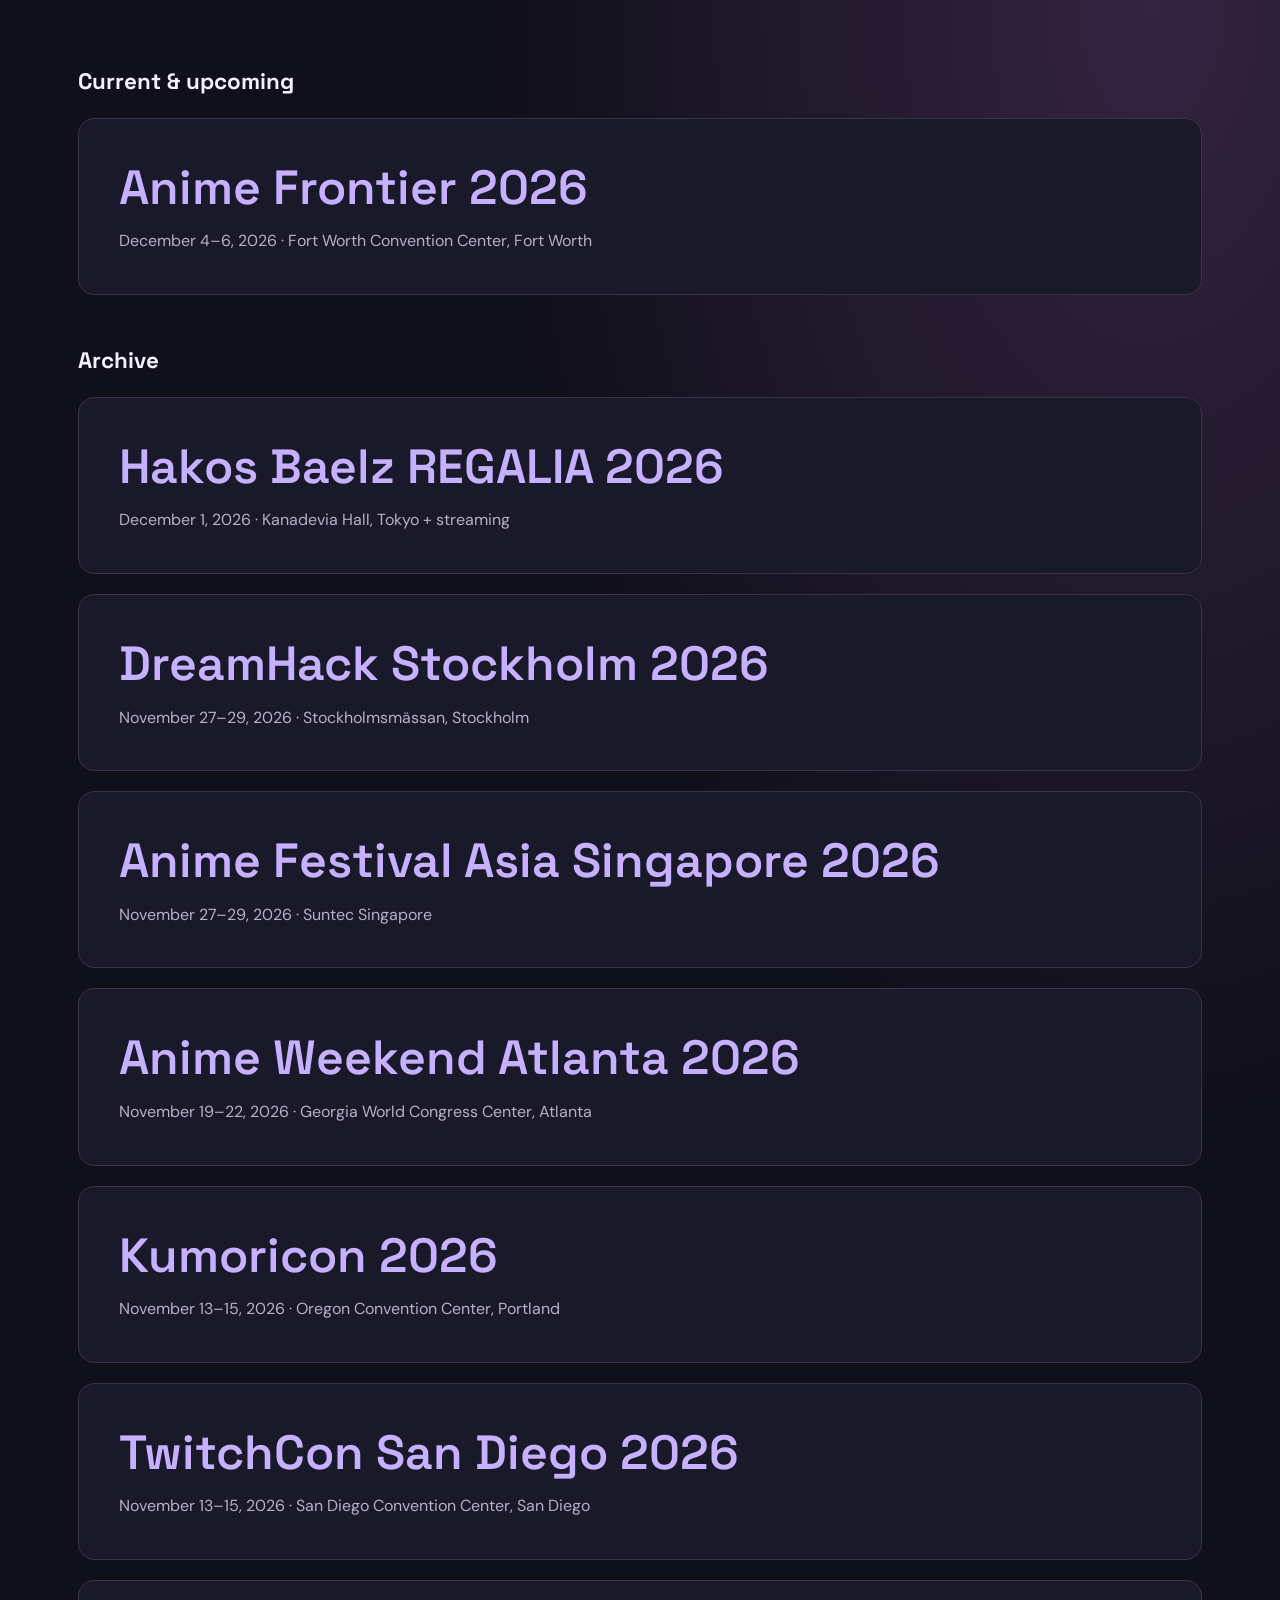
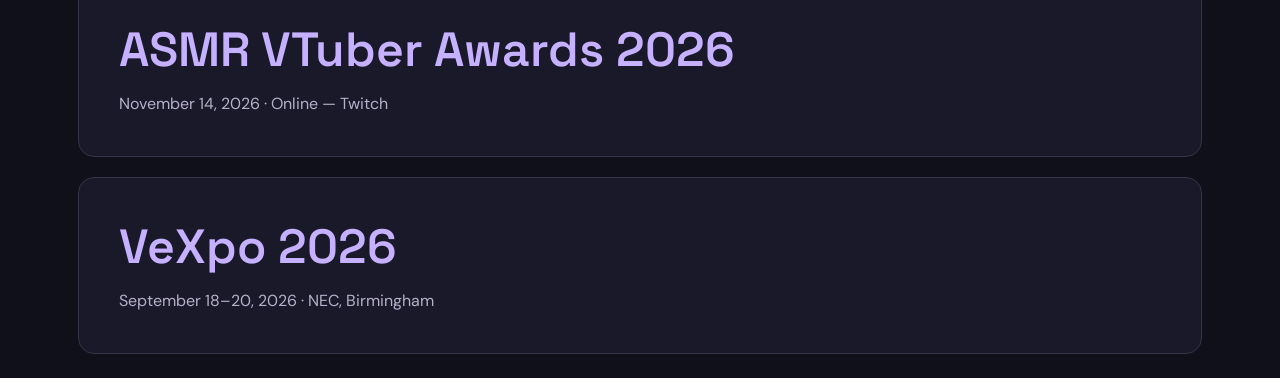
<file: index.html>
<!doctype html>
<html lang="en">
<head>
  <meta charset="utf-8">
  <meta name="viewport" content="width=device-width, initial-scale=1">
  <title>Convention schedules</title>
  <link rel="stylesheet" href="assets/styles.css">
  <script src="assets/directory.js" defer></script>
</head>
<body>
  <main>
    <section class="directory-section" id="current-conventions" aria-labelledby="current-heading">
      <h2 id="current-heading">Conventions</h2>
      <p id="no-upcoming" class="muted" hidden>No upcoming conventions listed.</p>
      <nav class="convention-list" id="current-list" aria-label="Current and upcoming conventions">
      <a class="convention-link" href="conventions/vexpo-2026/" data-end-date="2026-09-20" data-timezone="Europe/London">
        <span class="convention-name">VeXpo 2026</span>
        <span class="convention-meta">September 18–20, 2026 · NEC, Birmingham</span>
      </a>
      <a class="convention-link" href="conventions/kumoricon-2026/" data-end-date="2026-11-15" data-timezone="America/Los_Angeles">
        <span class="convention-name">Kumoricon 2026</span>
        <span class="convention-meta">November 13–15, 2026 · Oregon Convention Center, Portland</span>
      </a>
      <a class="convention-link" href="conventions/twitchcon-san-diego-2026/" data-end-date="2026-11-15" data-timezone="America/Los_Angeles">
        <span class="convention-name">TwitchCon San Diego 2026</span>
        <span class="convention-meta">November 13–15, 2026 · San Diego Convention Center, San Diego</span>
      </a>
      <a class="convention-link" href="conventions/asmr-vtuber-awards-2026/" data-end-date="2026-11-14" data-timezone="Etc/UTC">
        <span class="convention-name">ASMR VTuber Awards 2026</span>
        <span class="convention-meta">November 14, 2026 · Online — Twitch</span>
      </a>
      <a class="convention-link" href="conventions/anime-weekend-atlanta-2026/" data-end-date="2026-11-22" data-timezone="America/New_York">
        <span class="convention-name">Anime Weekend Atlanta 2026</span>
        <span class="convention-meta">November 19–22, 2026 · Georgia World Congress Center, Atlanta</span>
      </a>
      <a class="convention-link" href="conventions/dreamhack-stockholm-2026/" data-end-date="2026-11-29" data-timezone="Europe/Stockholm">
        <span class="convention-name">DreamHack Stockholm 2026</span>
        <span class="convention-meta">November 27–29, 2026 · Stockholmsmässan, Stockholm</span>
      </a>
      <a class="convention-link" href="conventions/anime-festival-asia-singapore-2026/" data-end-date="2026-11-29" data-timezone="Asia/Singapore">
        <span class="convention-name">Anime Festival Asia Singapore 2026</span>
        <span class="convention-meta">November 27–29, 2026 · Suntec Singapore</span>
      </a>
      <a class="convention-link" href="conventions/hakos-baelz-regalia-2026/" data-end-date="2026-12-01" data-timezone="Asia/Tokyo">
        <span class="convention-name">Hakos Baelz REGALIA 2026</span>
        <span class="convention-meta">December 1, 2026 · Kanadevia Hall, Tokyo + streaming</span>
      </a>
      <a class="convention-link" href="conventions/anime-frontier-2026/" data-end-date="2026-12-06" data-timezone="America/Chicago">
        <span class="convention-name">Anime Frontier 2026</span>
        <span class="convention-meta">December 4–6, 2026 · Fort Worth Convention Center, Fort Worth</span>
      </a>



      </nav>
    </section>
    <section class="directory-section" id="archived-conventions" aria-labelledby="archive-heading" hidden>
      <h2 id="archive-heading">Archive</h2>
      <nav class="convention-list" id="archive-list" aria-label="Archived conventions"></nav>
    </section>
  </main>
</body>
</html>
</file>
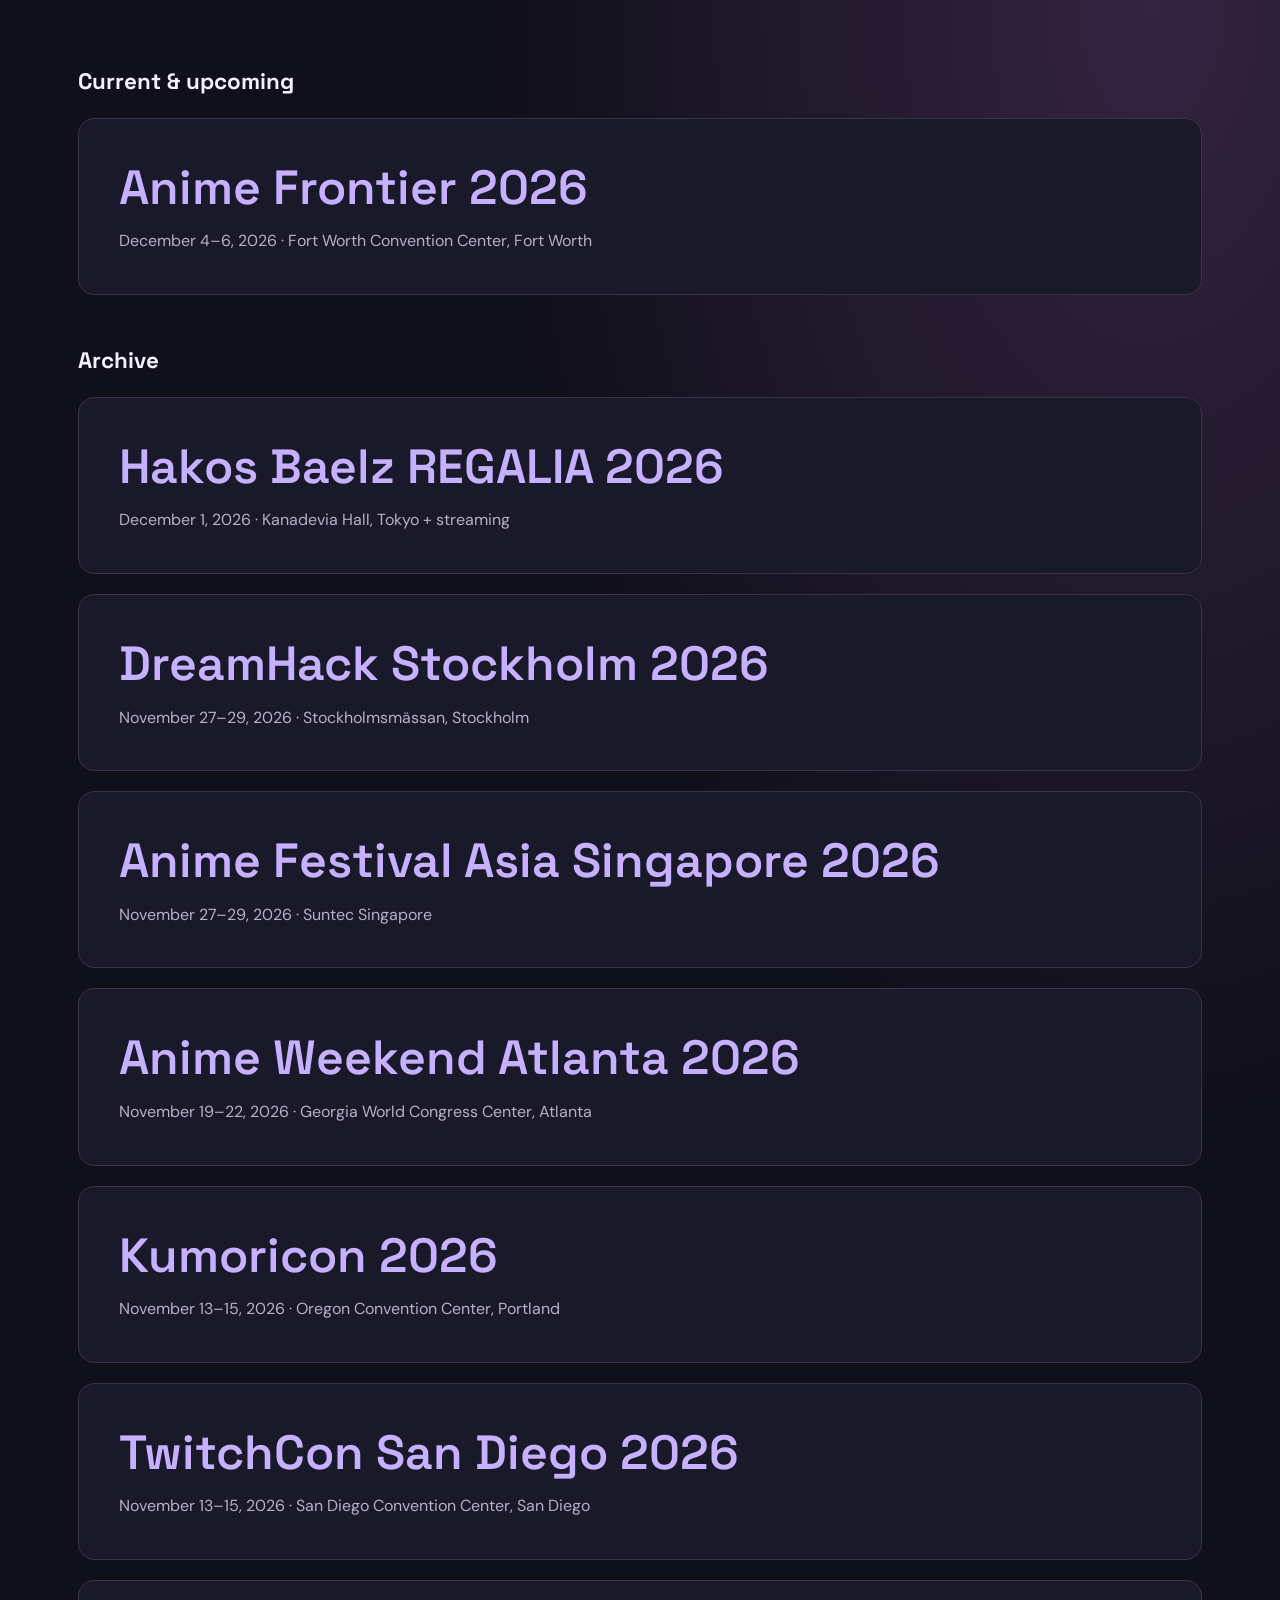
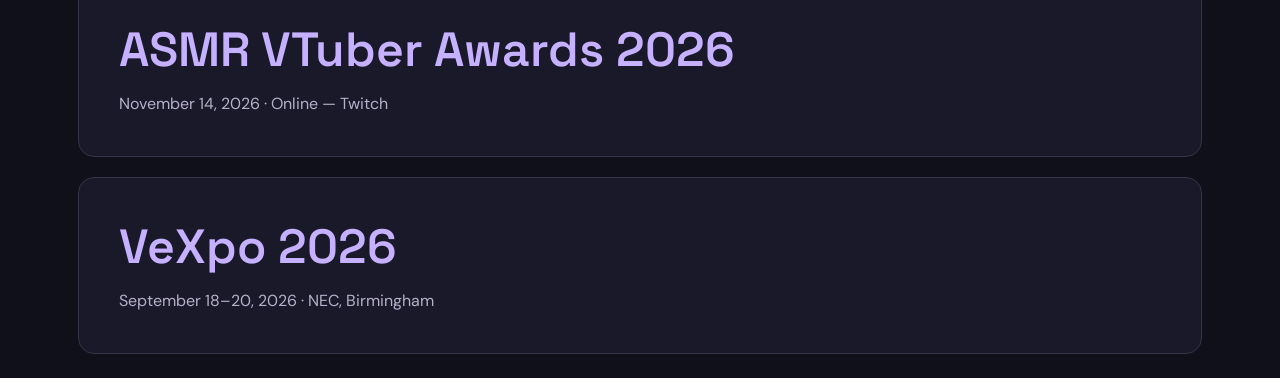
<file: conventions/index.html>
<!doctype html>
<html lang="en">
<head>
  <meta charset="utf-8">
  <meta name="viewport" content="width=device-width, initial-scale=1">
  <title>Convention schedules</title>
  <script>location.replace('../' + location.search + location.hash);</script>
  <meta http-equiv="refresh" content="0; url=../">
</head>
<body><p><a href="../">Conventions</a></p></body>
</html>
</file>
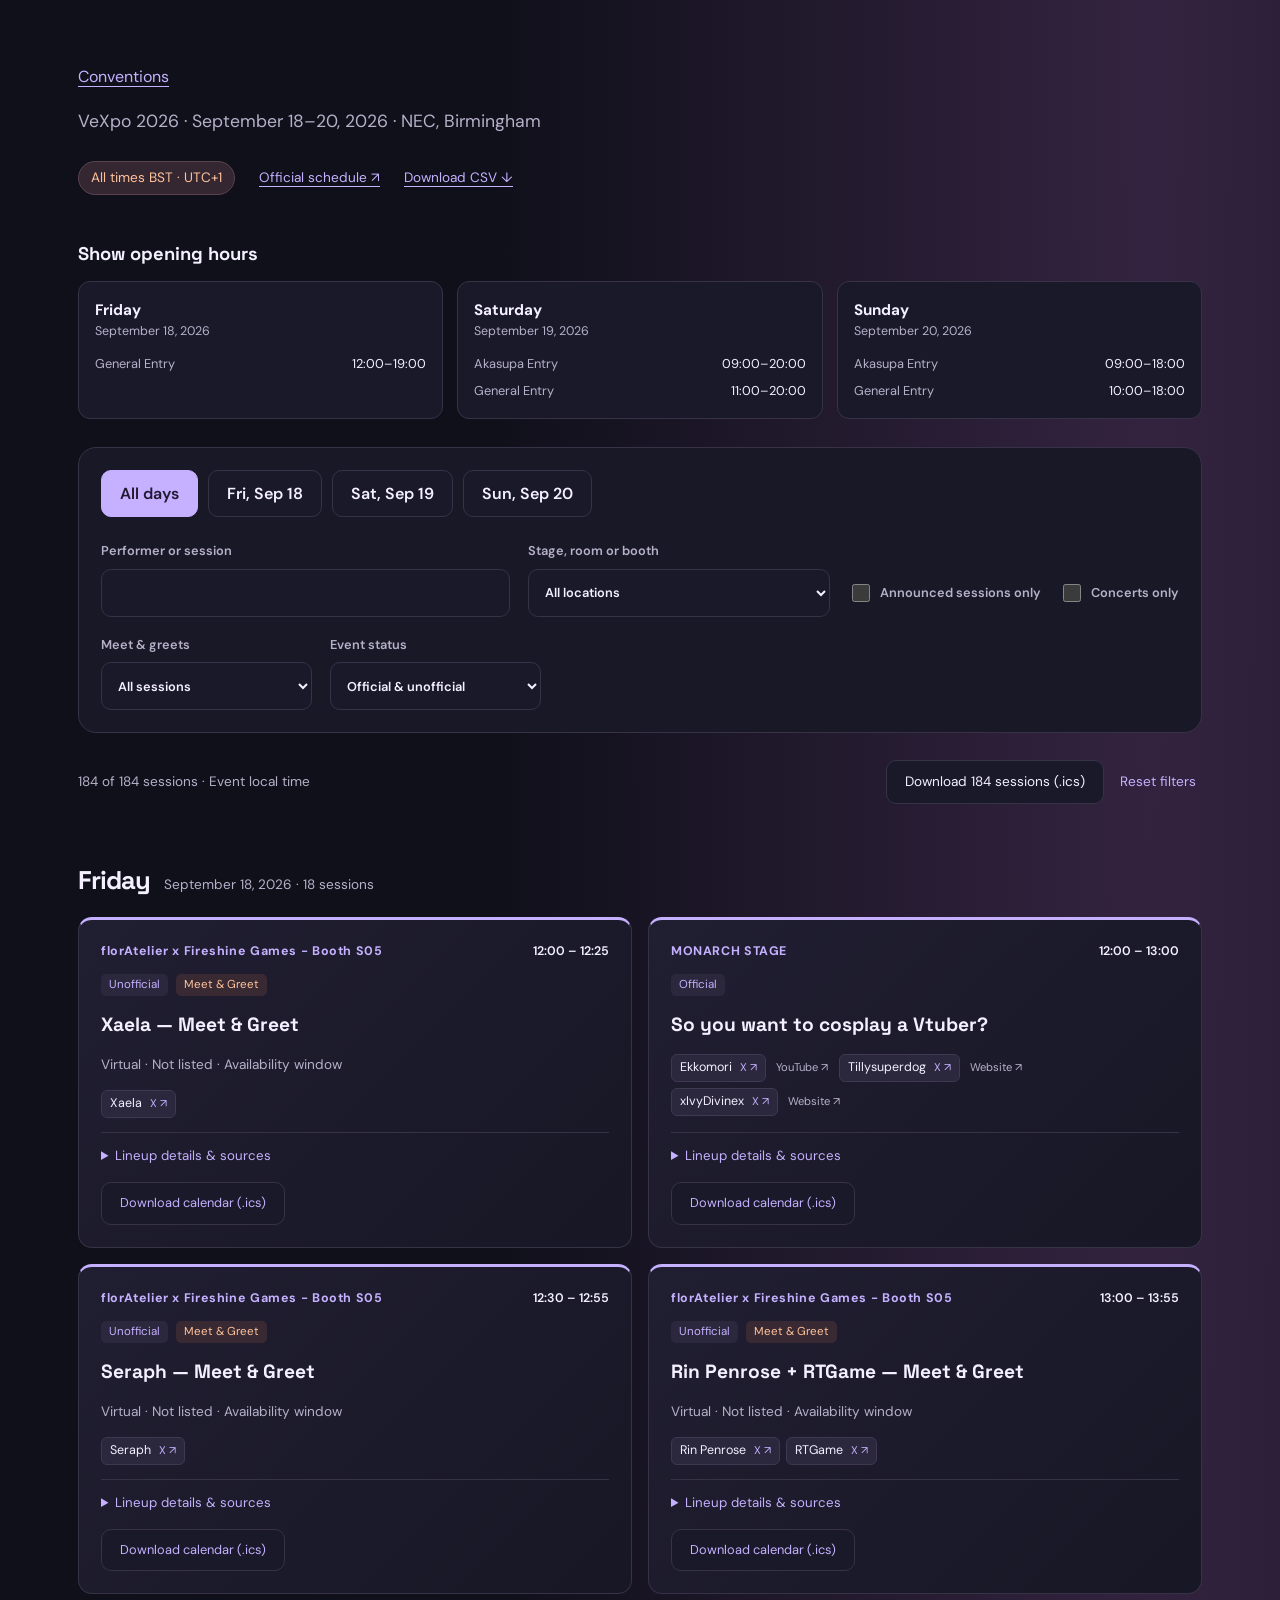
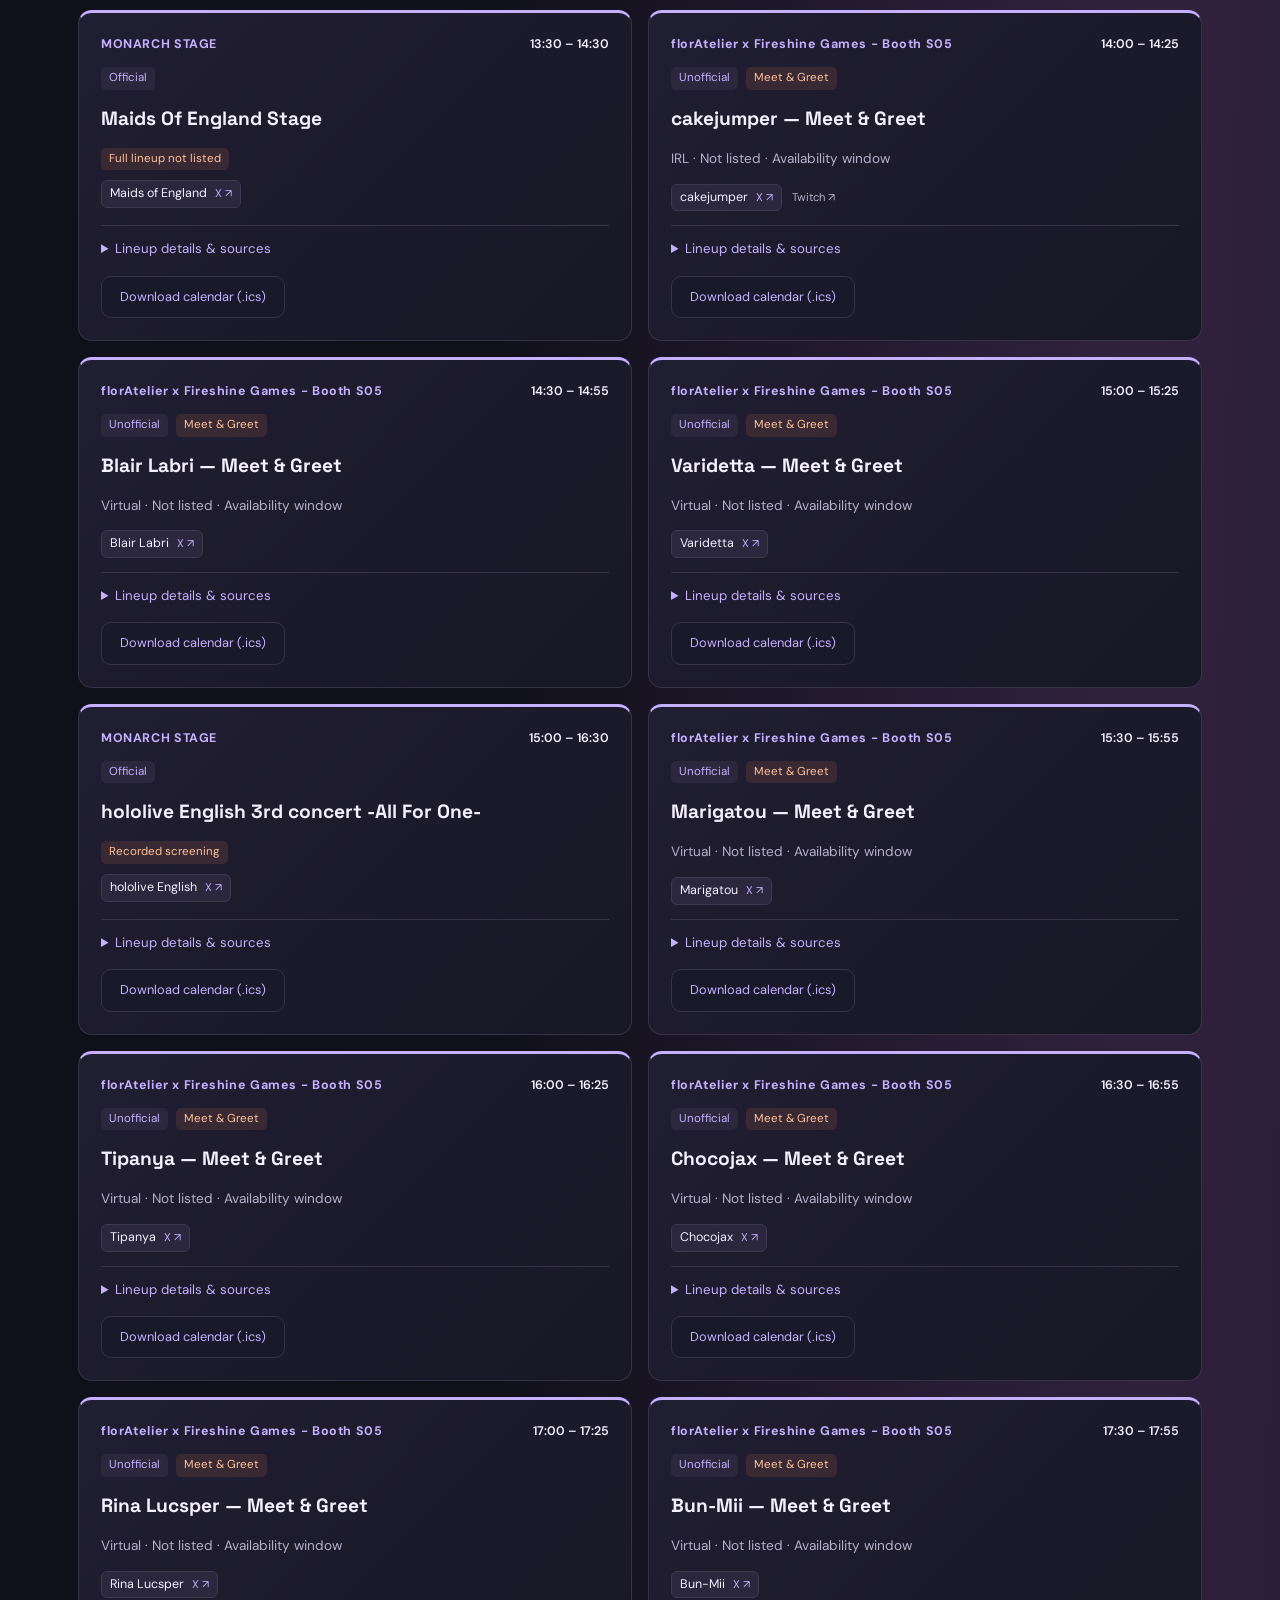
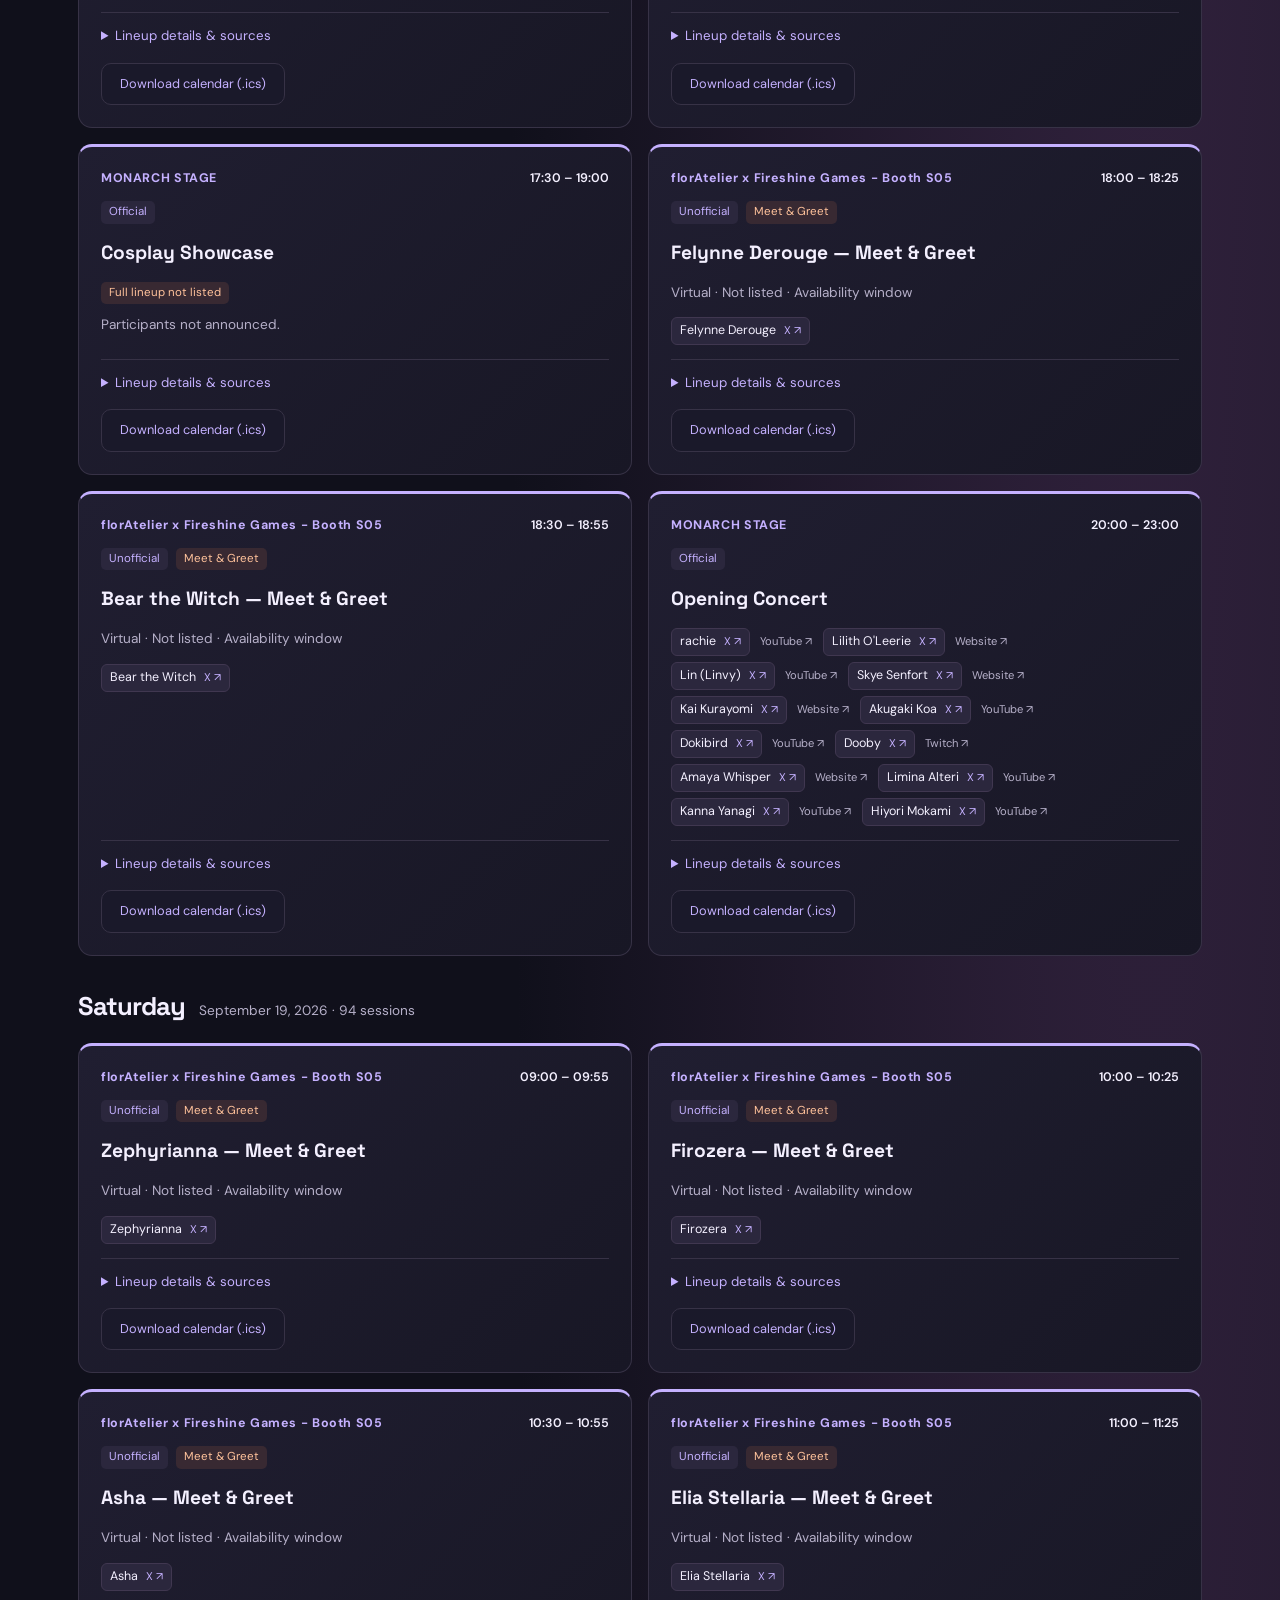
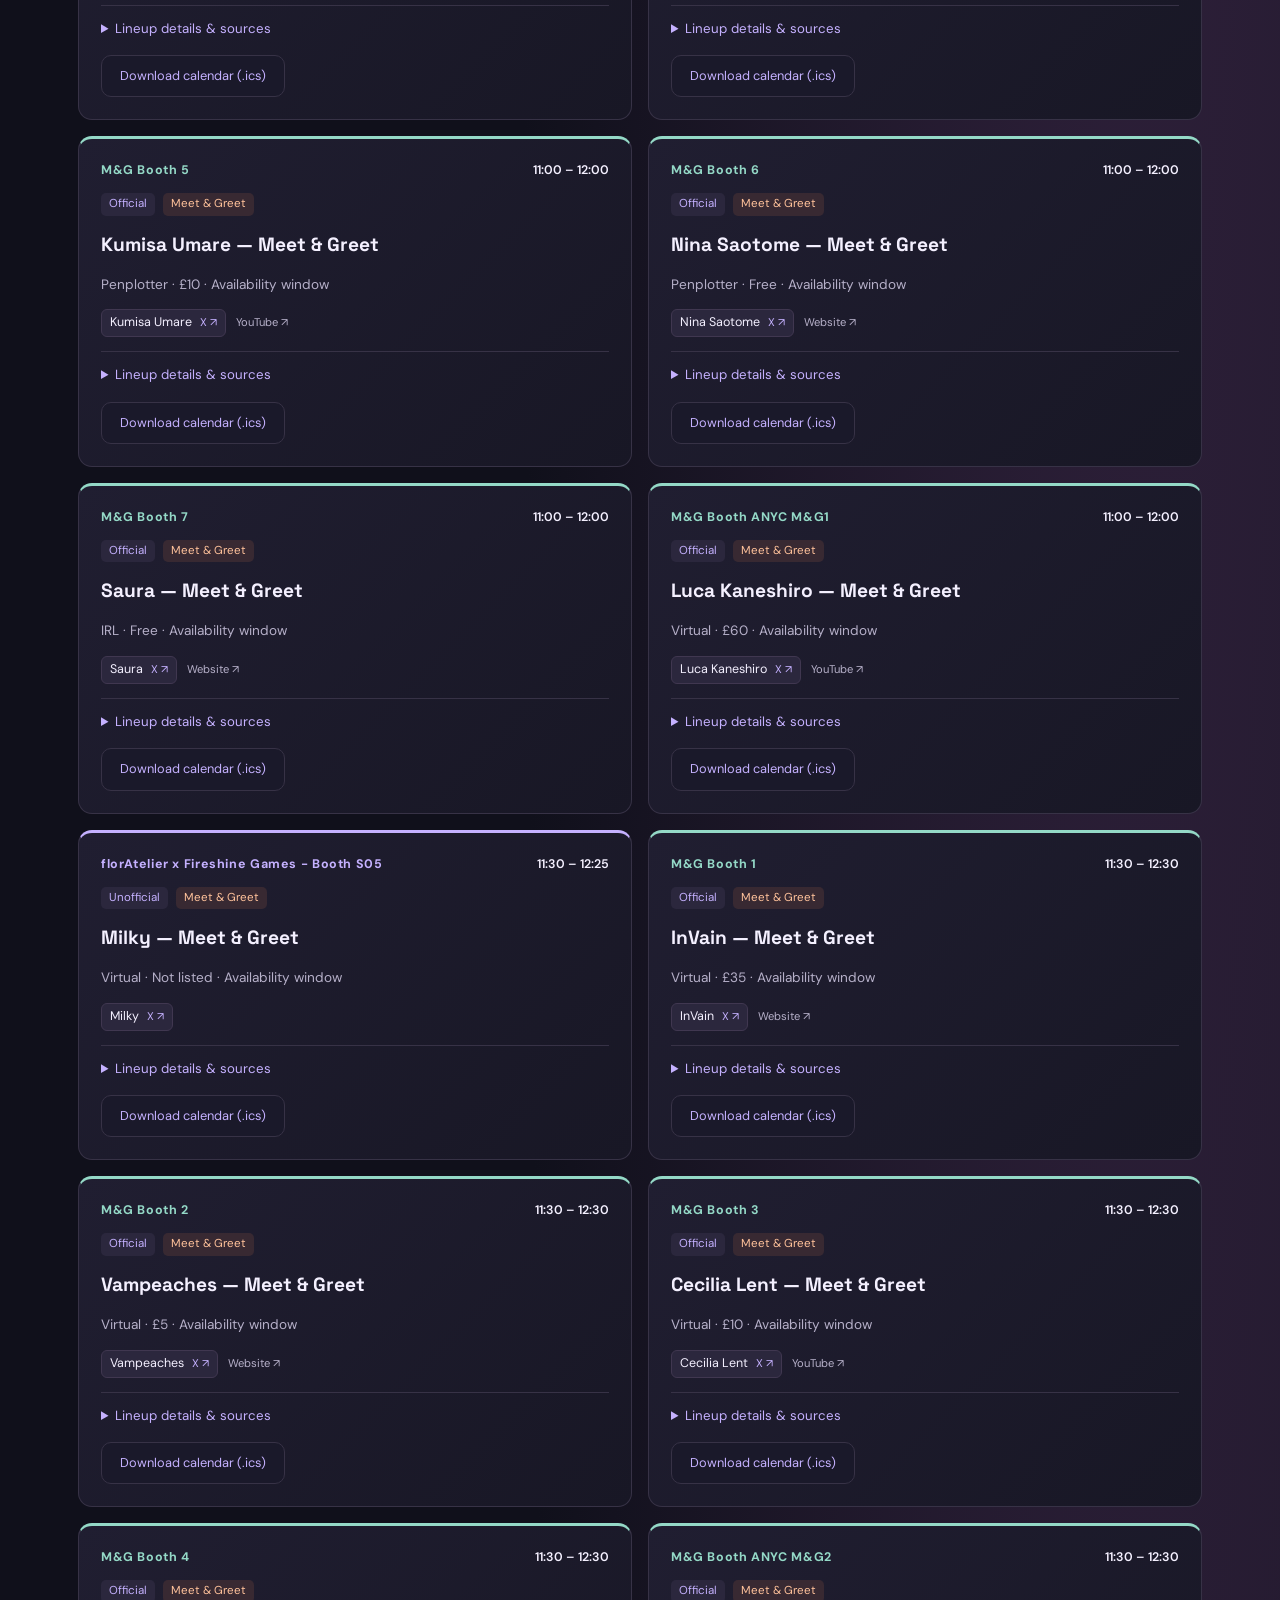
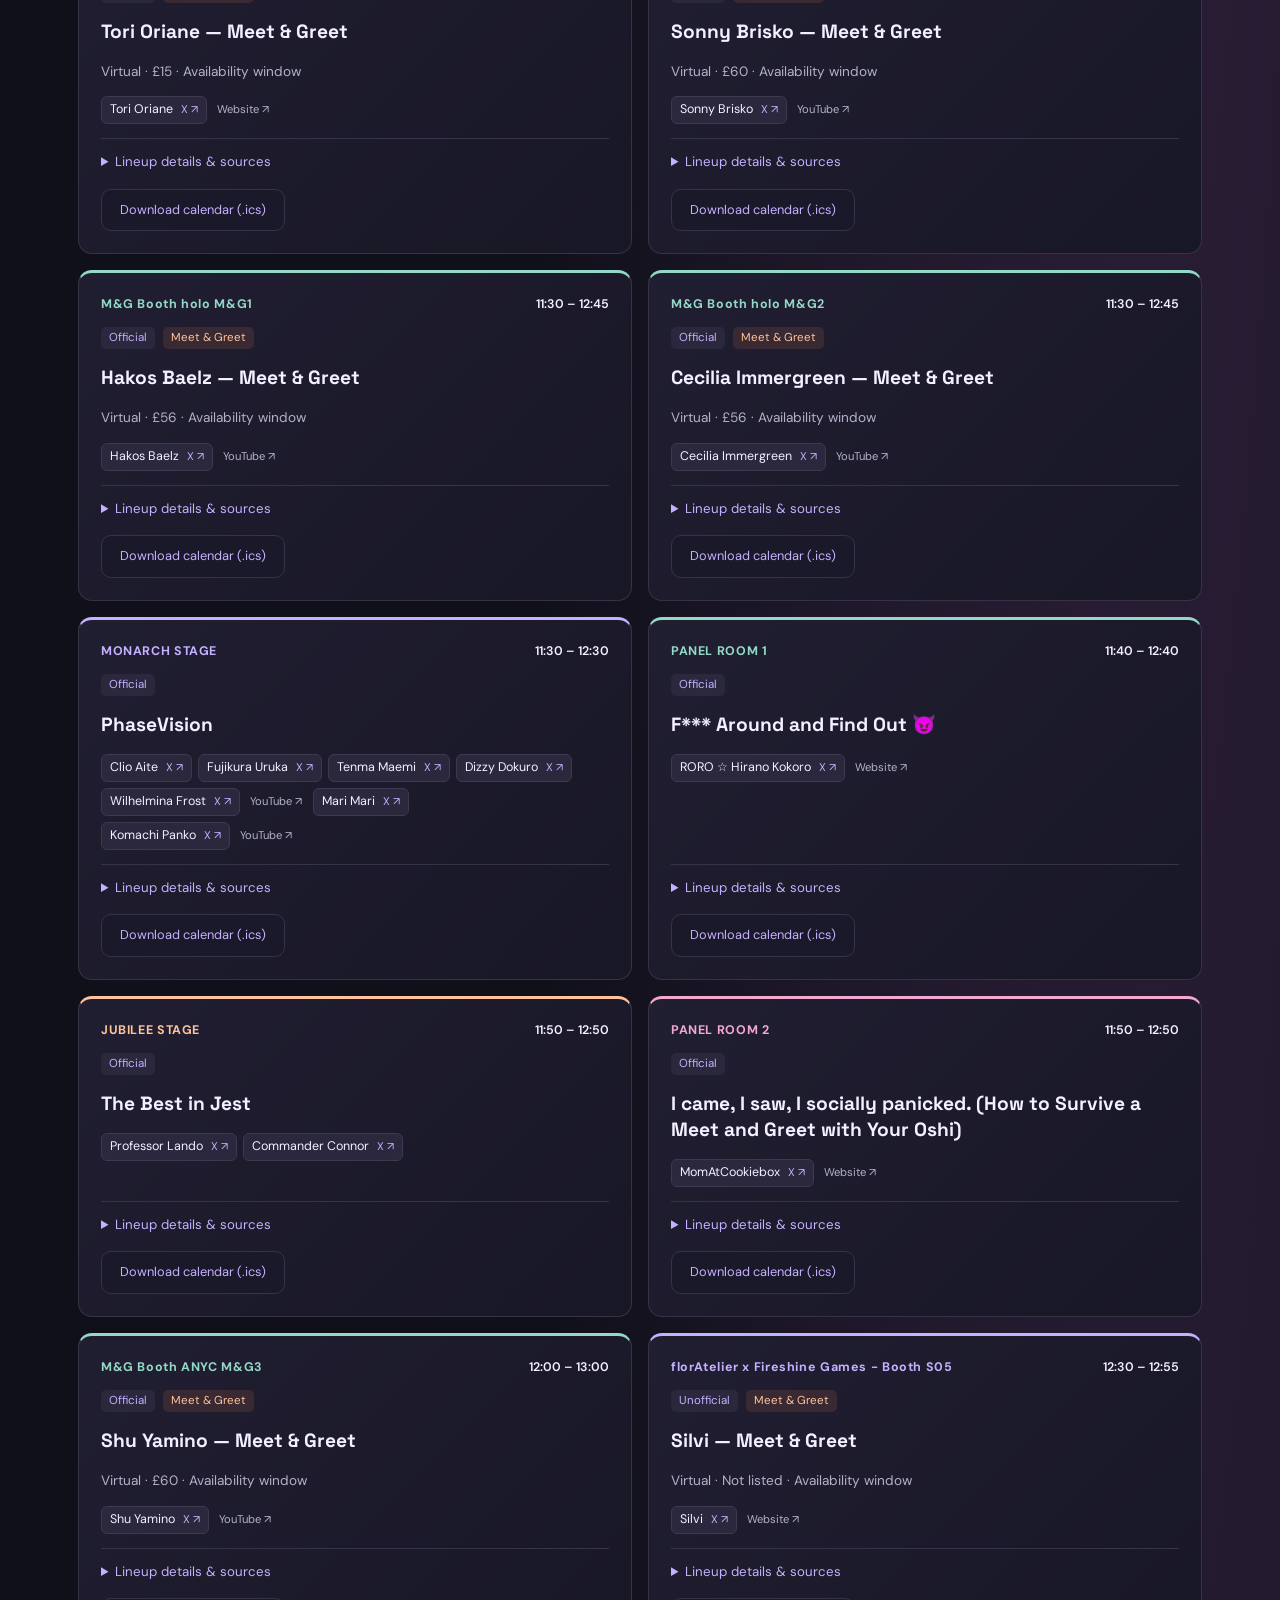
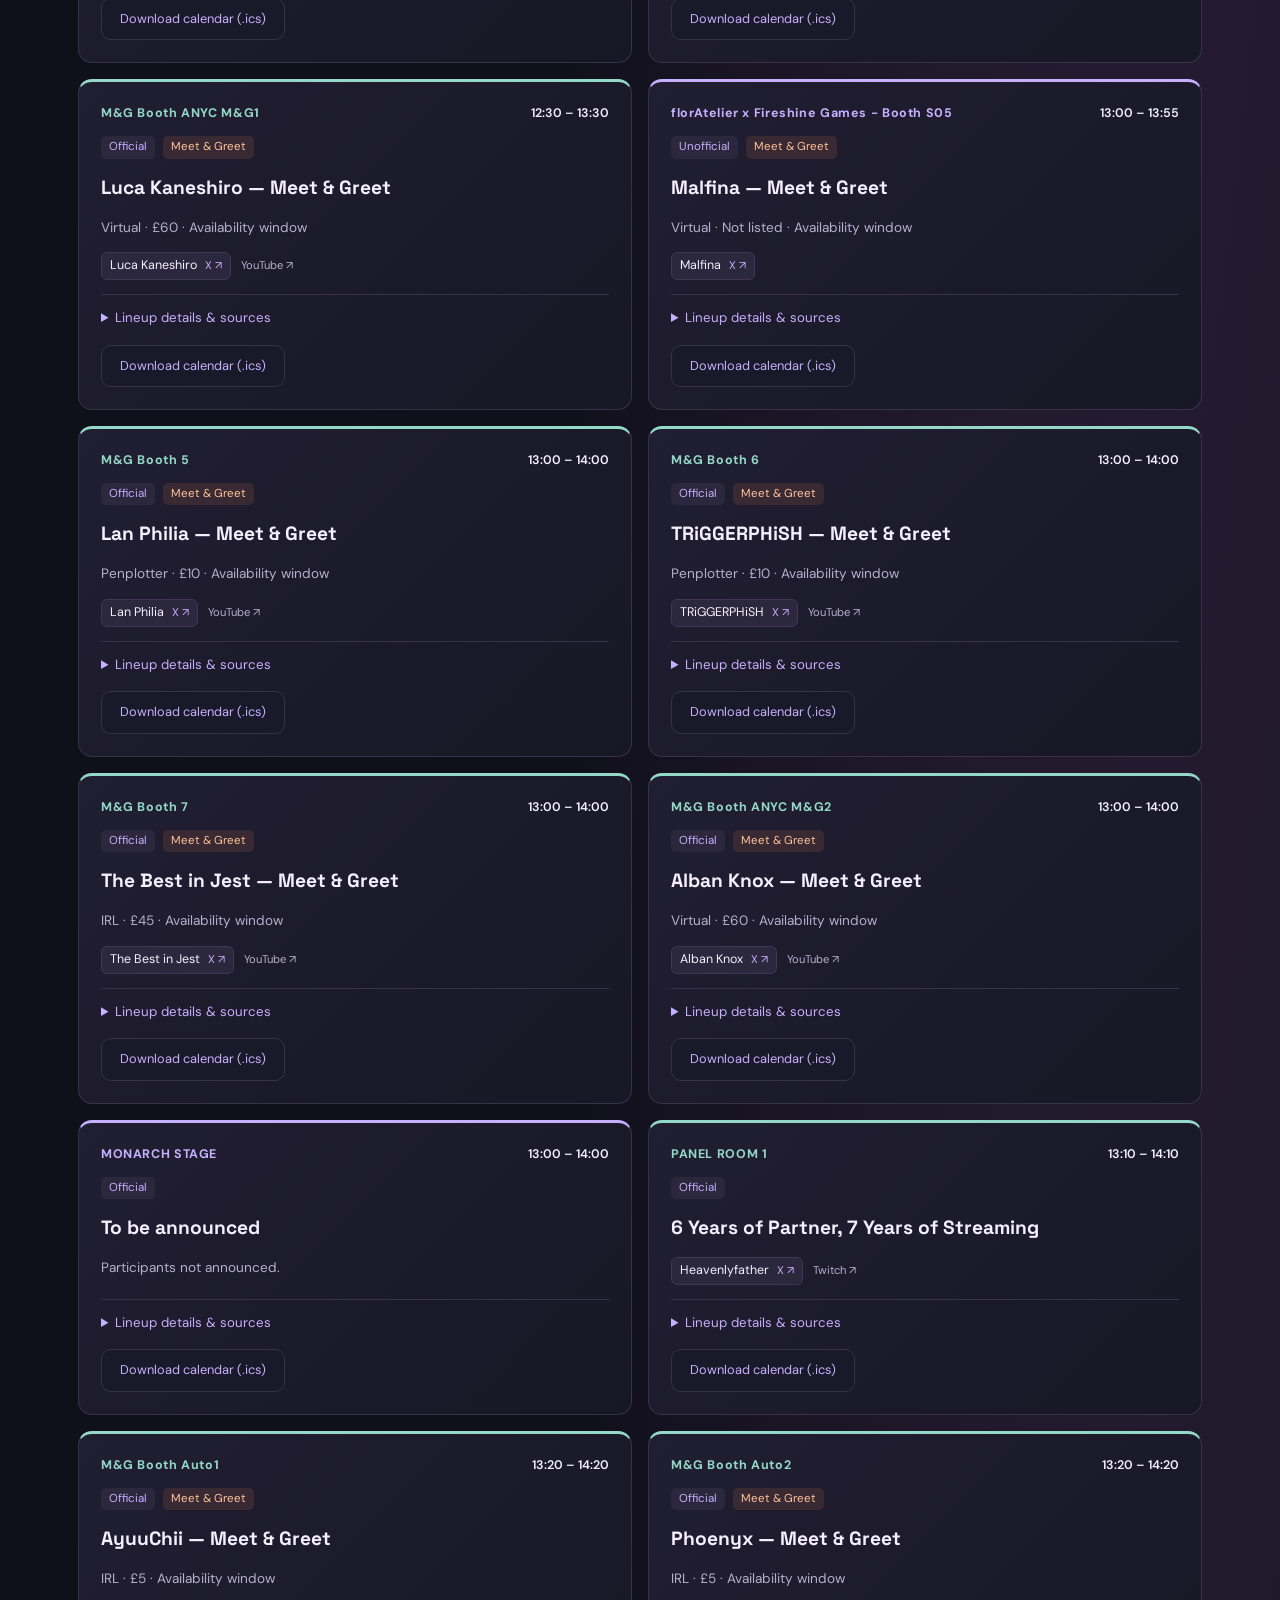
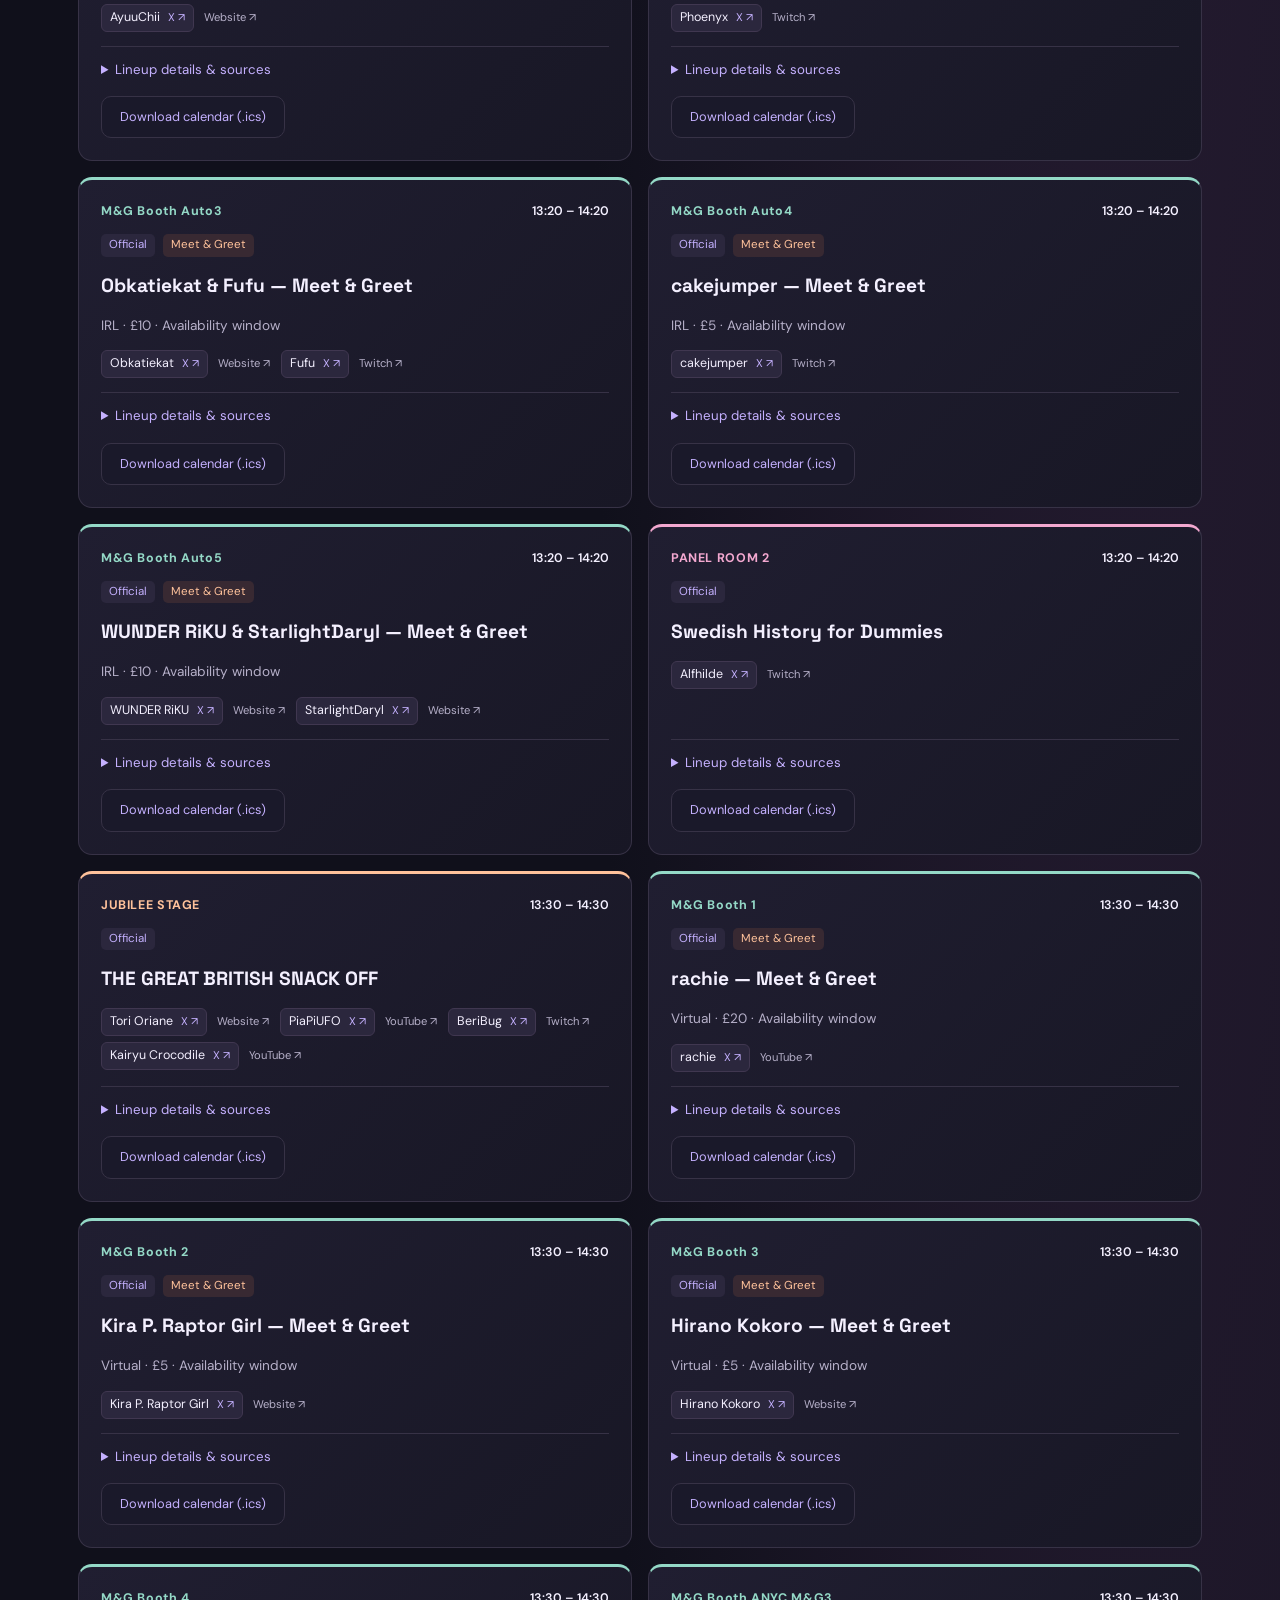
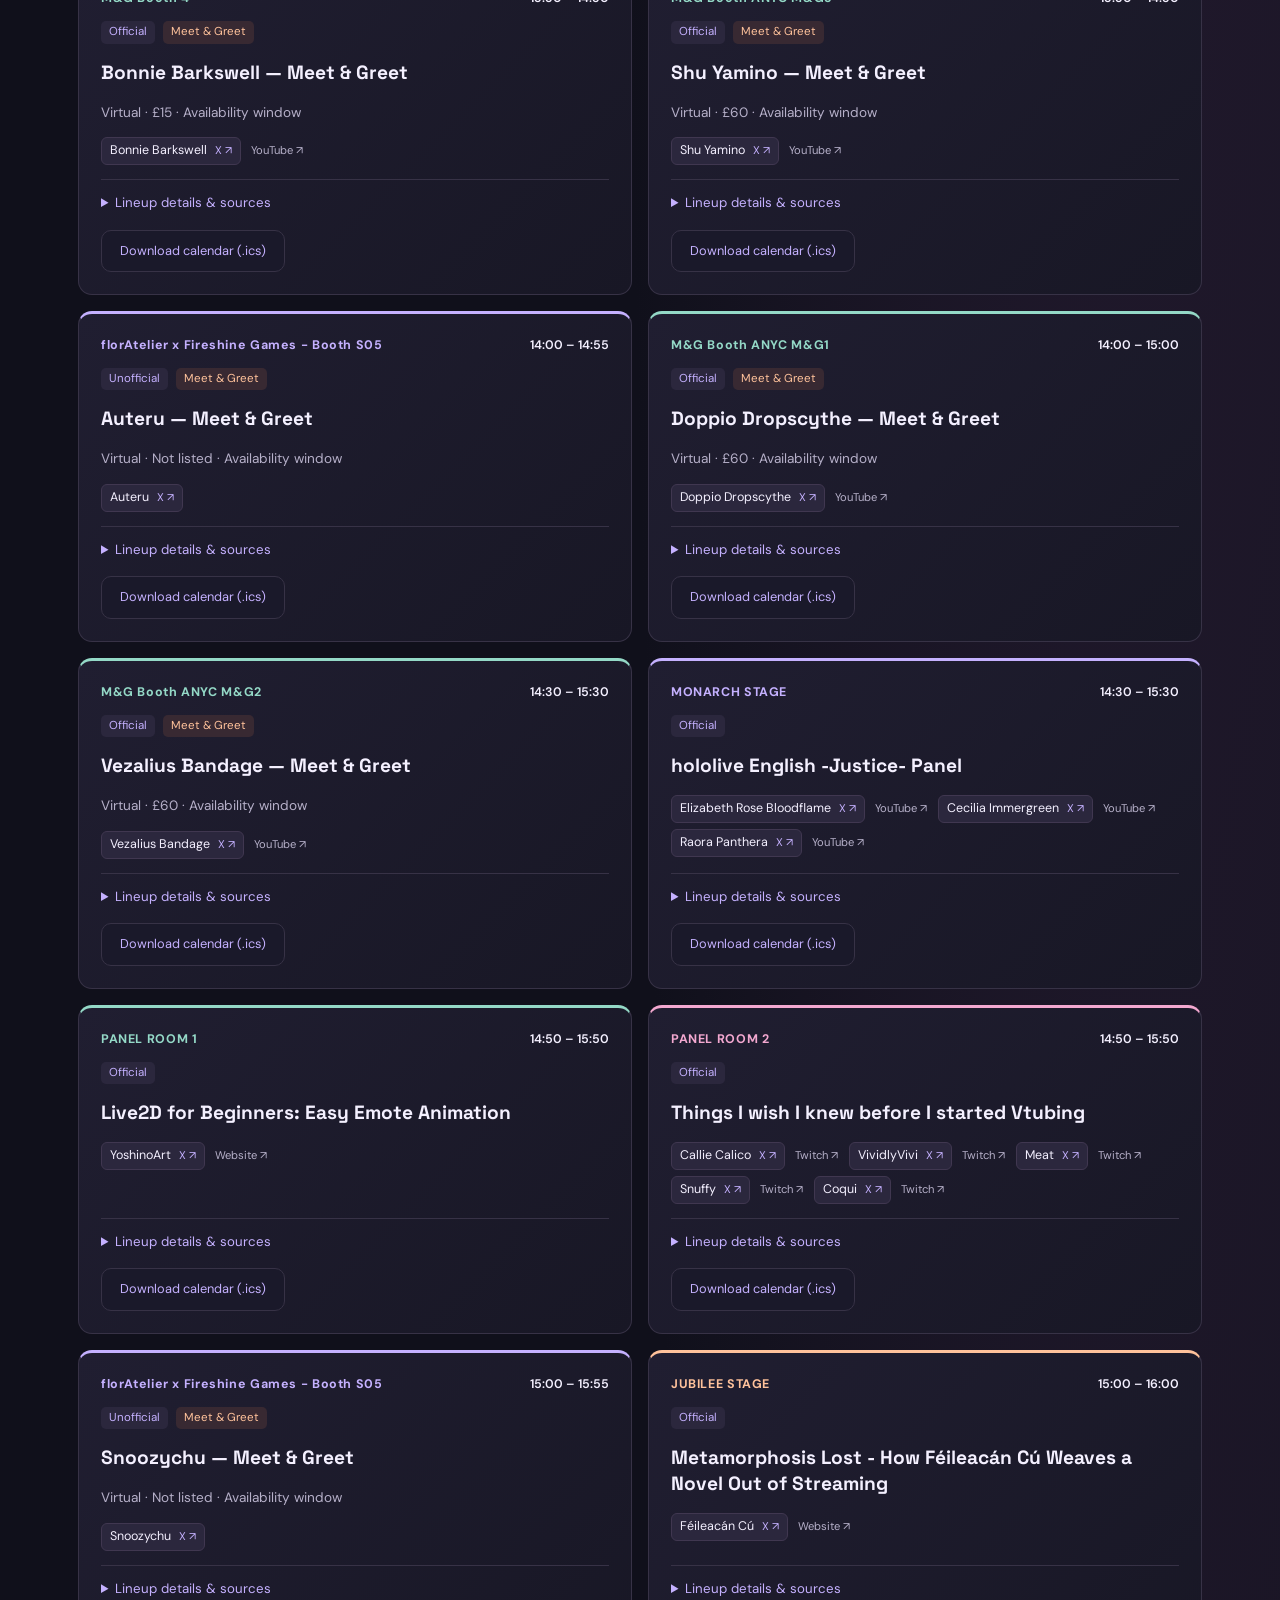
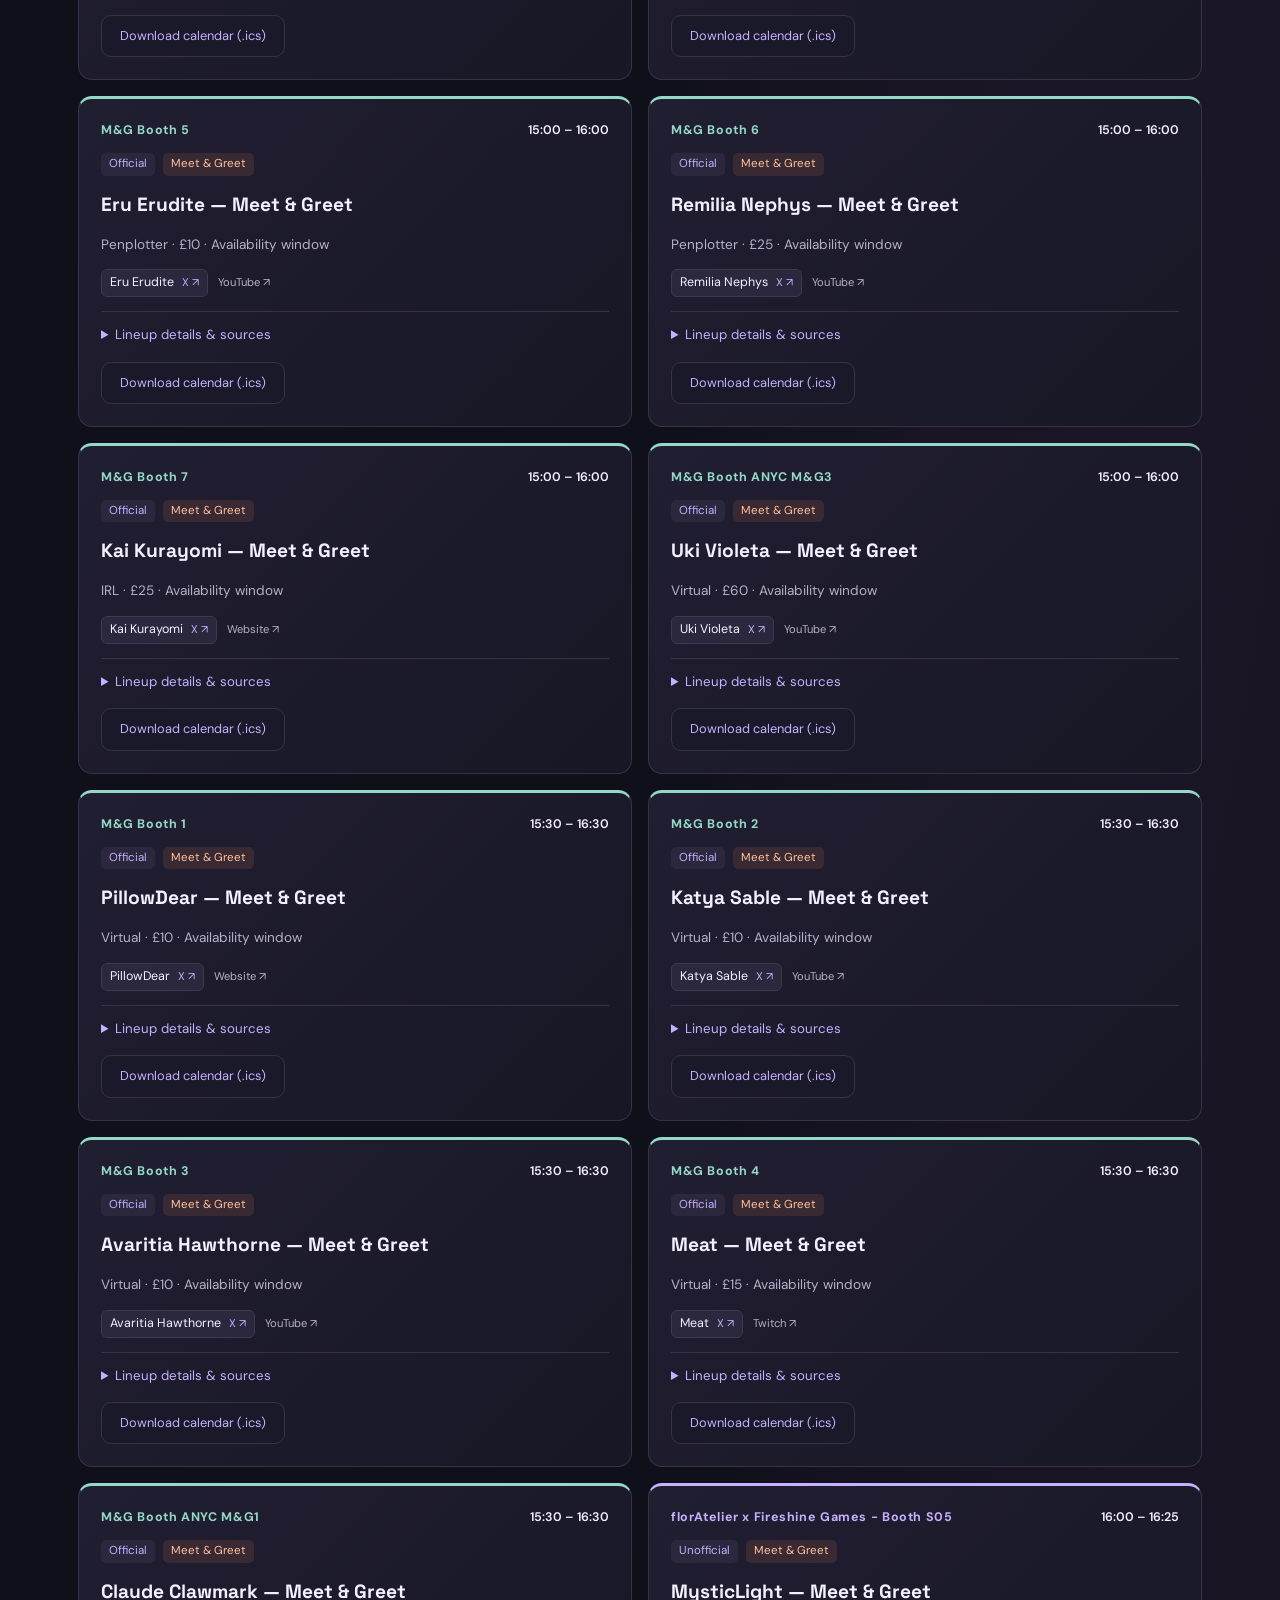
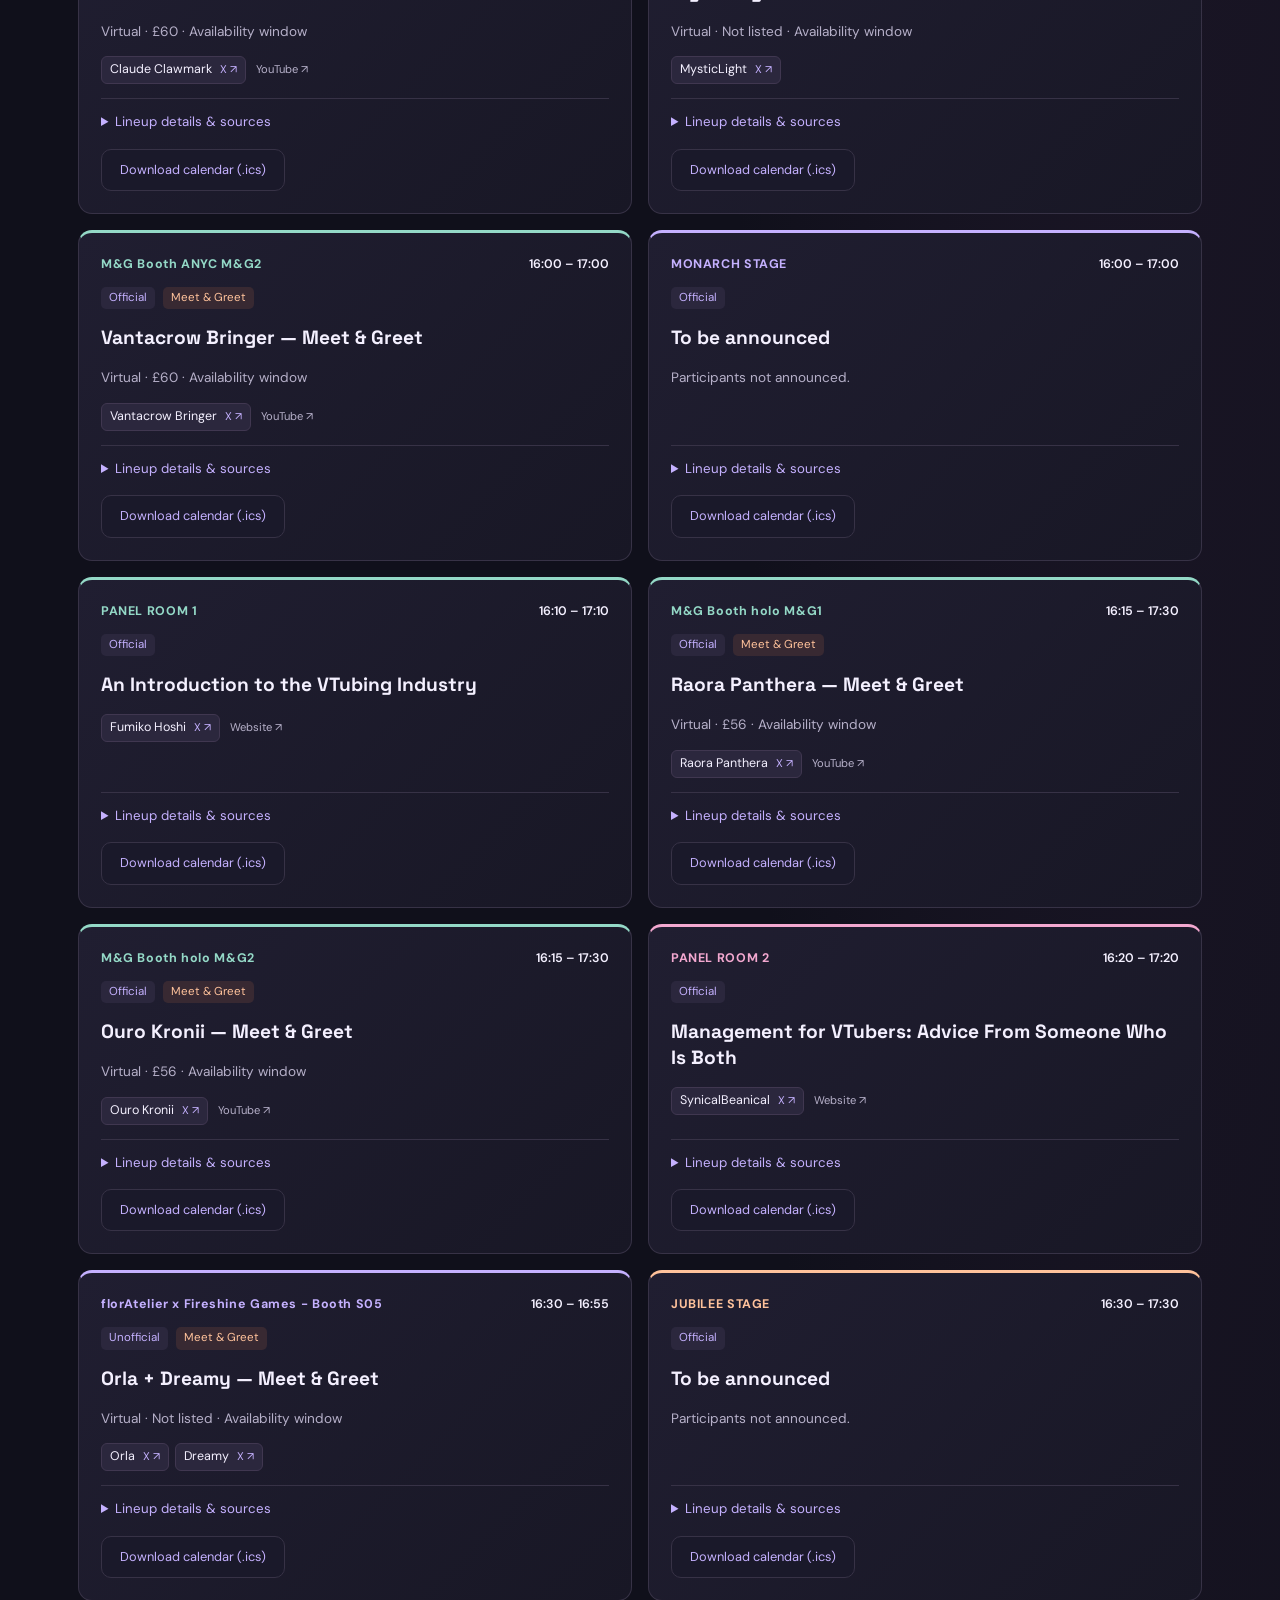
<file: vexpo-2026/index.html>
<!doctype html>
<html lang="en">
<head>
  <meta charset="utf-8">
  <meta name="viewport" content="width=device-width, initial-scale=1">
  <meta name="description" content="Browse VeXpo 2026 stages, panels, meet-and-greets and announced performers. All times are British Summer Time.">
  <title>VeXpo 2026 · Schedule</title>
  <link rel="stylesheet" href="../assets/styles.css">
  <script src="../assets/app.js" defer></script>
</head>
<body data-opening-hours="opening-hours.json" data-socials="socials.json" data-event-name="VeXpo" data-event-id="vexpo-2026" data-venue="NEC, Birmingham, UK" data-uid-domain="vexpo-fan-planner">
  <main>
    <header class="hero">
      <a href="../">Conventions</a>
      <p class="intro">VeXpo 2026 · September 18–20, 2026 · NEC, Birmingham</p>
      <div class="hero-links"><span class="timezone">All times BST · UTC+1</span><a href="https://vexpo.uk/stages-panels" target="_blank" rel="noopener noreferrer">Official schedule ↗</a><a href="schedule.csv" download>Download CSV ↓</a></div>
    </header>

    <section id="opening-hours" class="opening-hours" aria-labelledby="opening-hours-heading" hidden></section>

    <section class="controls" aria-label="Filter schedule">
      <div class="days" role="group" aria-label="Day"></div>
      <div class="filters">
        <label class="search">Performer or session<input id="search" type="search" autocomplete="off"></label>
        <label>Stage, room or booth<select id="stage"><option value="all">All locations</option></select></label>
        <label class="checkbox"><input id="announced" type="checkbox"> Announced sessions only</label>
        <label class="checkbox"><input id="concerts" type="checkbox"> Concerts only</label>
        <div class="filter-pair">
          <label>Meet & greets<select id="meet-greets"><option value="all">All sessions</option><option value="only">Meet & greets only</option><option value="exclude">Exclude meet & greets</option></select></label>
          <label>Event status<select id="event-status"><option value="all">Official & unofficial</option><option value="official">Official</option><option value="unofficial">Unofficial</option></select></label>
        </div>
      </div>
    </section>

    <div class="results-bar"><p id="status" role="status" aria-live="polite">Loading the schedule…</p><div class="result-actions"><button id="download-calendar" type="button" disabled>Download calendar (.ics)</button><button id="reset" type="button" class="reset">Reset filters</button></div></div>
    <div id="schedule" aria-label="Sessions"></div>
    <noscript><p>Enable JavaScript to browse the schedule, or <a href="schedule.csv">download the CSV</a>.</p></noscript>
    <footer>Unofficial planner · Stages checked September 4, 2026 · Meet & greets checked September 5, 2026</footer>
  </main>
</body>
</html>
</file>
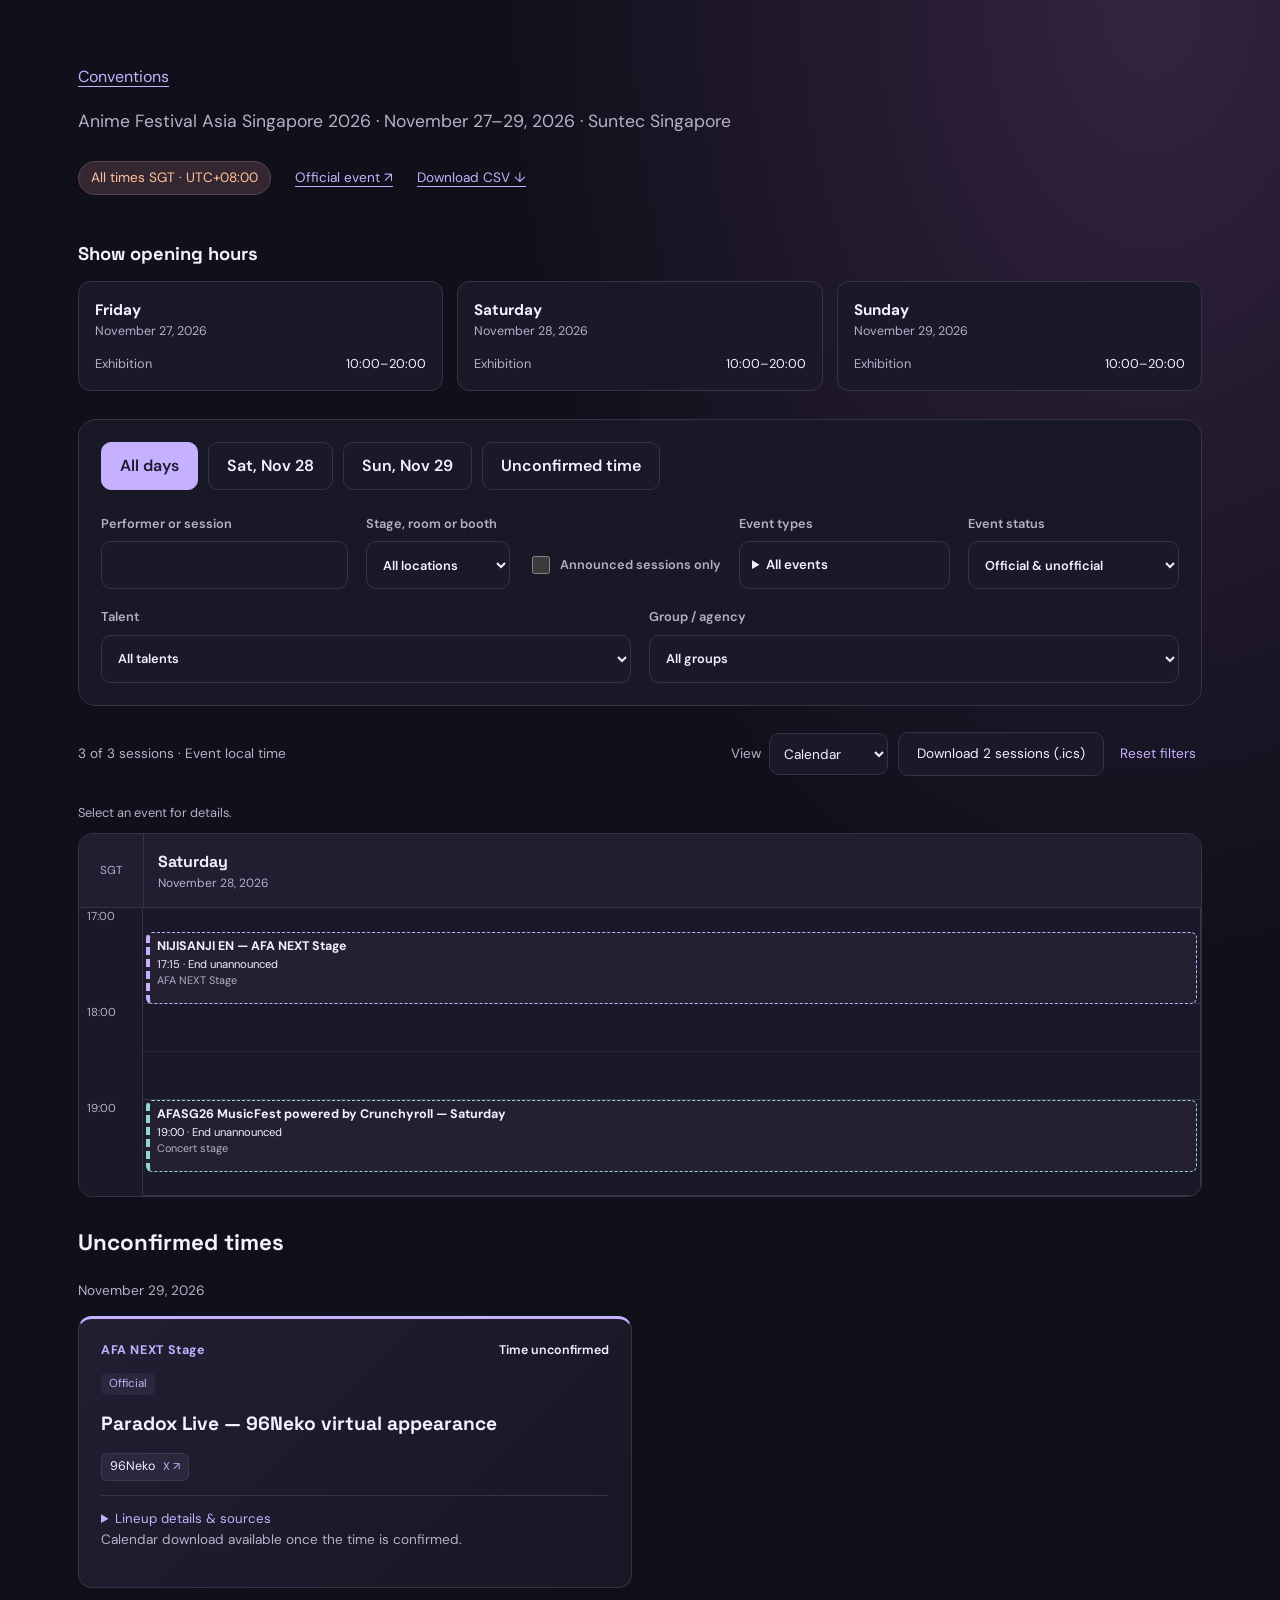
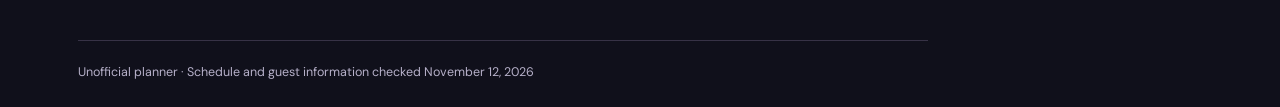
<file: conventions/anime-festival-asia-singapore-2026/index.html>
<!doctype html>
<html lang="en">
<head>
  <meta charset="utf-8">
  <meta name="viewport" content="width=device-width, initial-scale=1">
  <meta name="description" content="Browse Anime Festival Asia Singapore 2026 VTuber events and announced appearances. All times are SGT.">
  <title>Anime Festival Asia Singapore 2026 · Schedule</title>
  <link rel="stylesheet" href="../../assets/styles.css">
  <script src="../../assets/timetable.js" defer></script>
  <script src="../../assets/app.js" defer></script>
</head>
<body data-groups="groups.json" data-opening-hours="opening-hours.json" data-socials="socials.json" data-unconfirmed="unconfirmed.json" data-event-name="Anime Festival Asia Singapore 2026" data-event-id="anime-festival-asia-singapore-2026" data-venue="Suntec Singapore Convention &amp; Exhibition Centre, Halls 401–406, Singapore">
  <main>
    <header class="hero">
      <a href="../../">Conventions</a>
      <p class="intro">Anime Festival Asia Singapore 2026 · November 27–29, 2026 · Suntec Singapore</p>
      <div class="hero-links"><span class="timezone">All times SGT · UTC+08:00</span><a href="https://animefestival.asia/afasg26/" target="_blank" rel="noopener noreferrer">Official event ↗</a><a href="schedule.csv" download>Download CSV ↓</a></div>
    </header>

    <section id="opening-hours" class="opening-hours" aria-labelledby="opening-hours-heading" hidden></section>

    <section class="controls" aria-label="Filter schedule">
      <div class="days" role="group" aria-label="Day"></div>
      <div class="filters">
        <label class="search">Performer or session<input id="search" type="search" autocomplete="off"></label>
        <label>Stage, room or booth<select id="stage"><option value="all">All locations</option></select></label>
        <label class="checkbox"><input id="announced" type="checkbox"> Announced sessions only</label>
        <div class="filter-pair">
          <div class="type-filter"><span id="event-types-label">Event types</span><details id="event-types" class="type-menu"><summary id="event-types-summary" aria-describedby="event-types-label">All events</summary><fieldset><legend class="visually-hidden">Event types</legend><label><input type="checkbox" value="all" checked> All events</label><label><input type="checkbox" value="stage-panel"> Stages & panels</label><label><input type="checkbox" value="concert"> Concerts</label><label><input type="checkbox" value="meet-greet"> Meet & greets</label><label><input type="checkbox" value="roaming"> Roaming</label><label><input type="checkbox" value="afterparty"> Afterparties</label></fieldset></details></div>
          <label>Event status<select id="event-status"><option value="all">Official & unofficial</option><option value="official">Official</option><option value="unofficial">Unofficial</option></select></label>
        </div>
        <label class="talent-filter">Talent<select id="talent"><option value="all">All talents</option></select></label>
        <label class="group-filter">Group / agency<select id="group"><option value="all">All groups</option></select></label>
      </div>
    </section>

    <div class="results-bar"><p id="status" role="status" aria-live="polite">Loading the schedule…</p><div class="result-actions"><label class="view-switch">View<select id="schedule-view" aria-label="Schedule view"><option value="calendar">Calendar</option><option value="cards">Cards</option></select></label><button id="download-calendar" type="button" disabled>Download calendar (.ics)</button><button id="reset" type="button" class="reset">Reset filters</button></div></div>
    <div id="schedule" aria-label="Sessions"></div>
    <noscript><p>Enable JavaScript to browse the schedule, or <a href="schedule.csv">download the CSV</a>.</p></noscript>
    <footer>Unofficial planner · Schedule and guest information checked November 12, 2026</footer>
  </main>
</body>
</html>
</file>
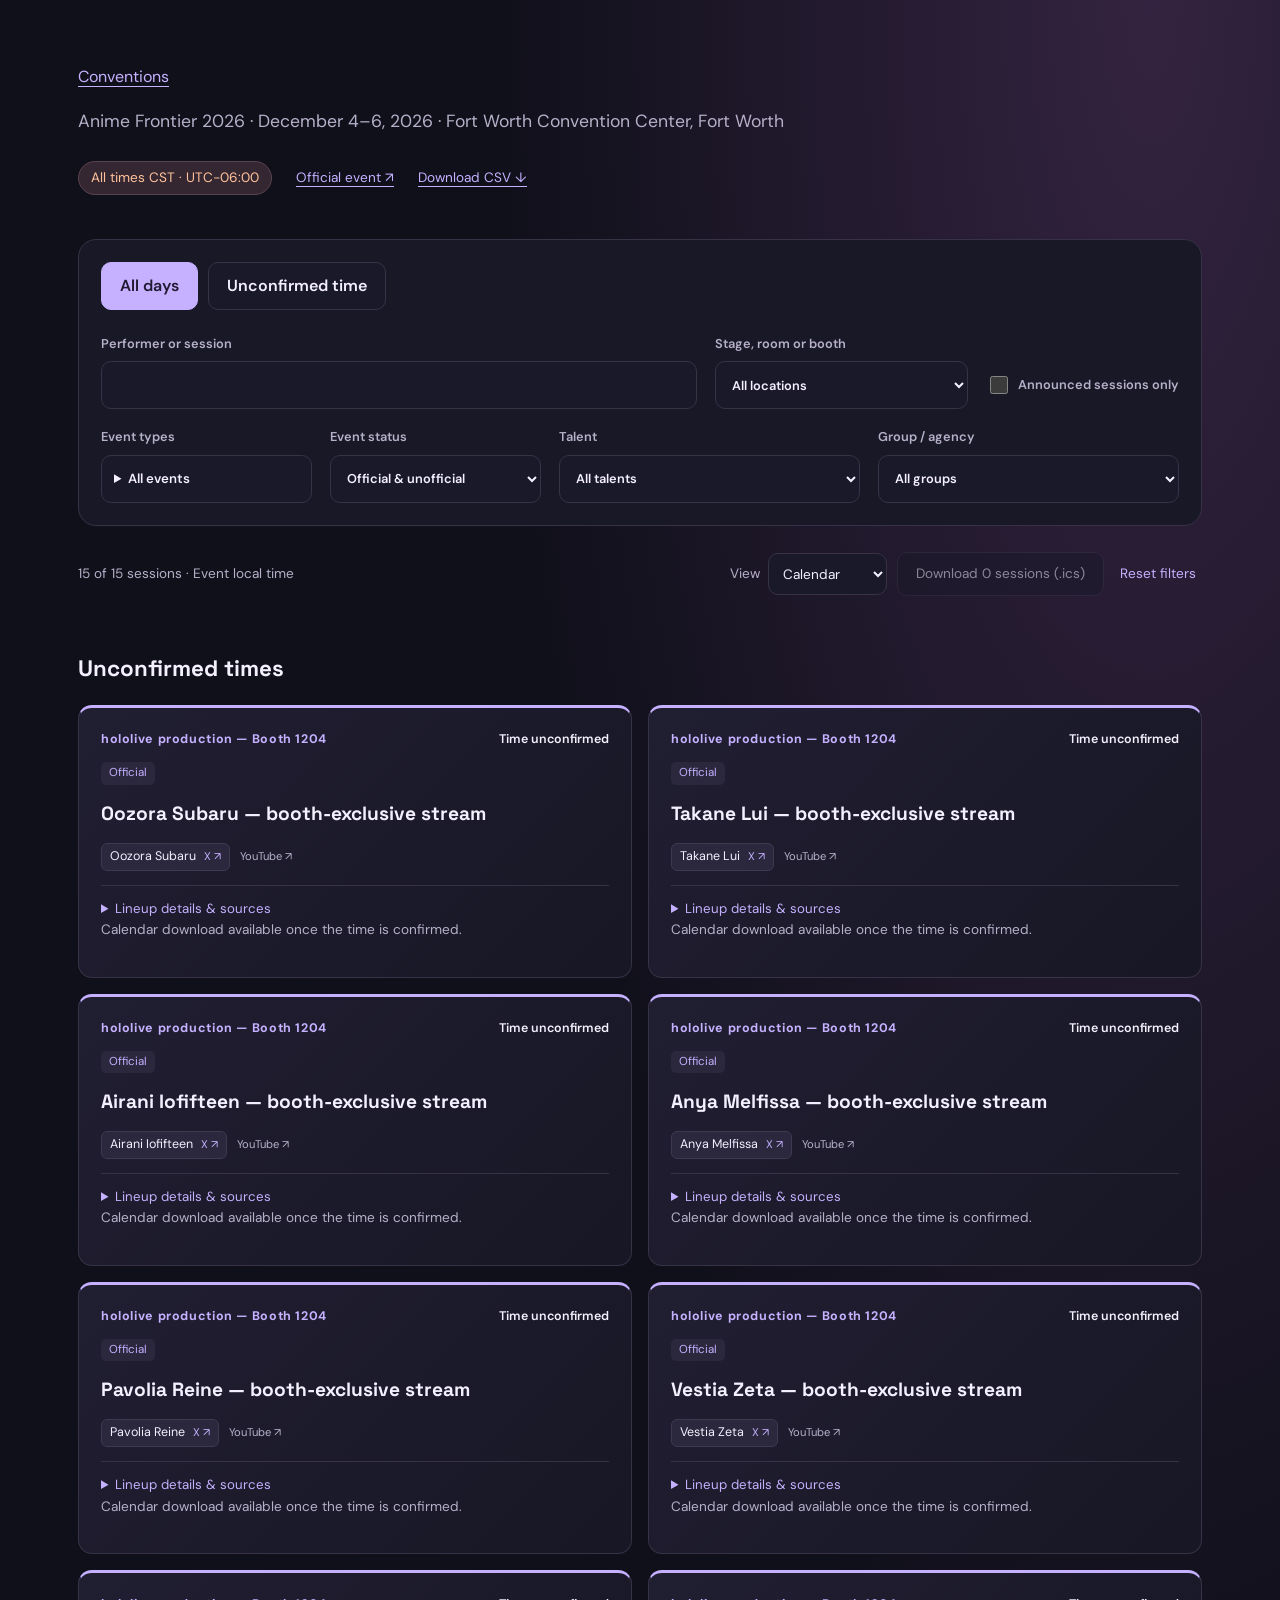
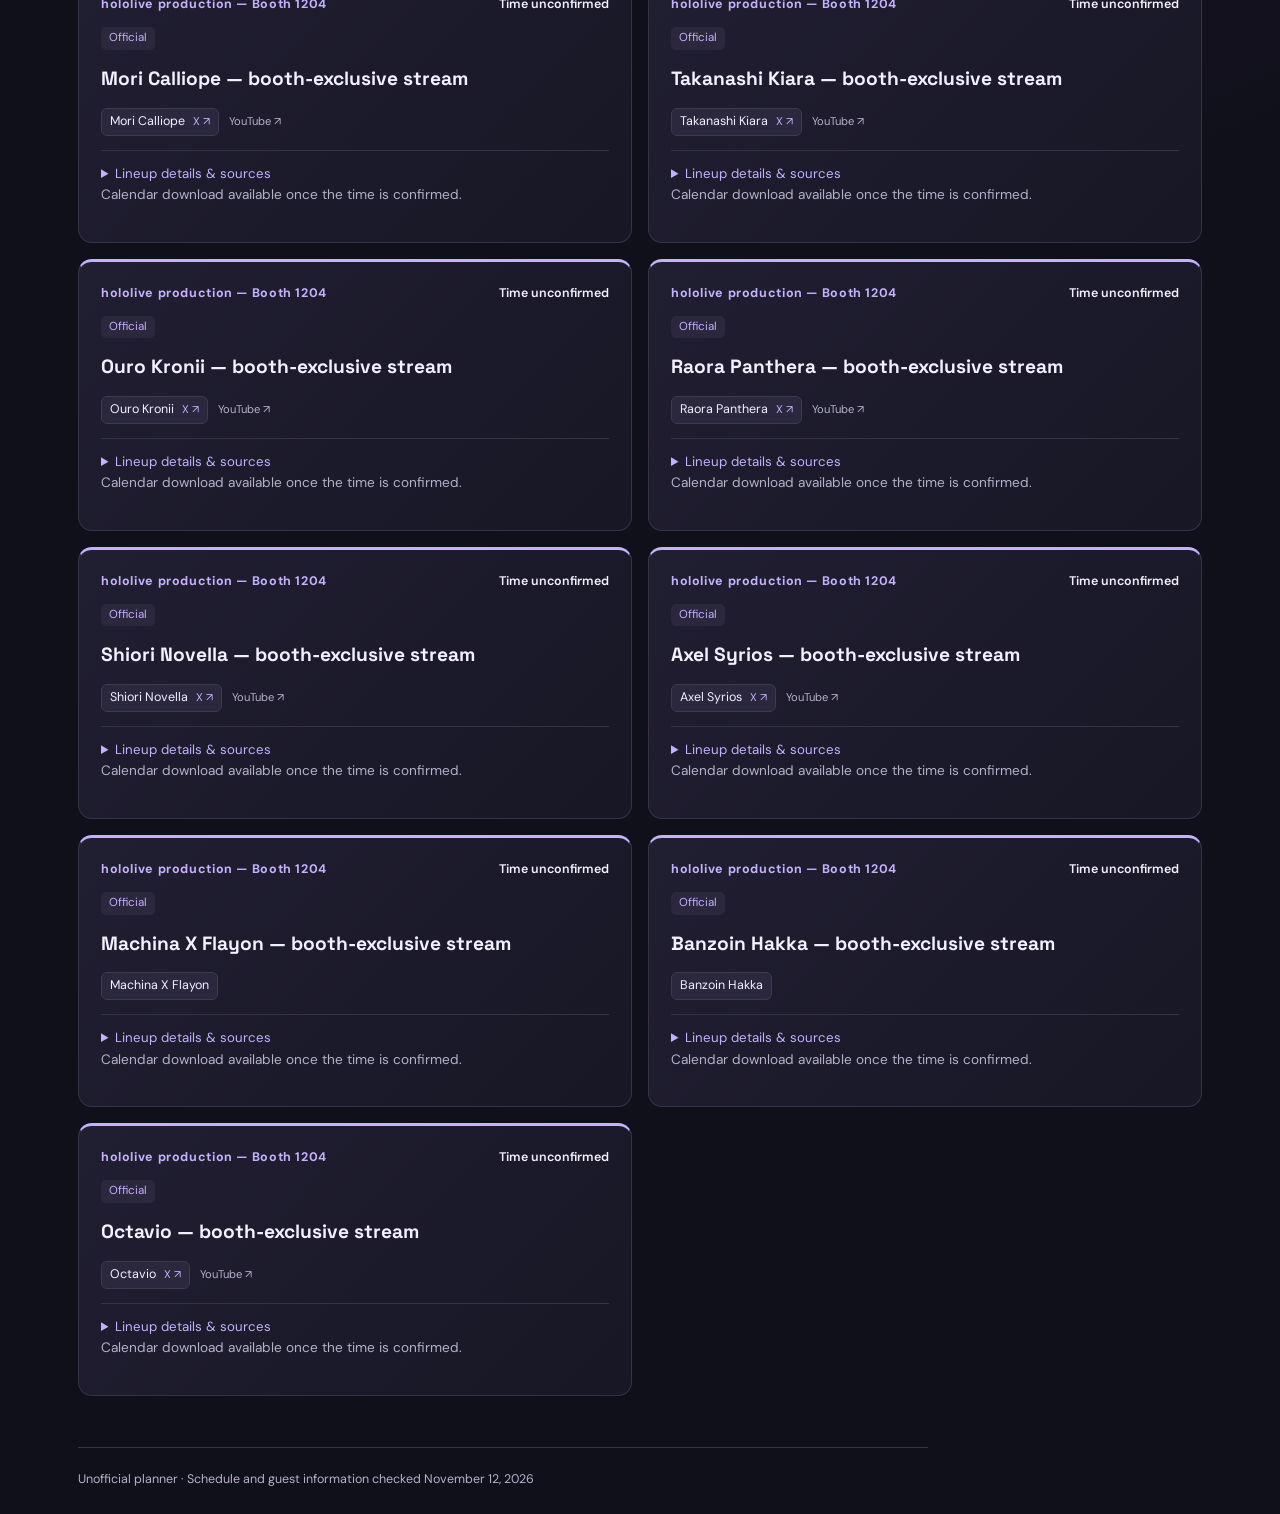
<file: conventions/anime-frontier-2026/index.html>
<!doctype html>
<html lang="en">
<head>
  <meta charset="utf-8">
  <meta name="viewport" content="width=device-width, initial-scale=1">
  <meta name="description" content="Browse Anime Frontier 2026 VTuber events and announced appearances. All times are CST.">
  <title>Anime Frontier 2026 · Schedule</title>
  <link rel="stylesheet" href="../../assets/styles.css">
  <script src="../../assets/timetable.js" defer></script>
  <script src="../../assets/app.js" defer></script>
</head>
<body data-groups="groups.json" data-socials="socials.json" data-unconfirmed="unconfirmed.json" data-event-name="Anime Frontier 2026" data-event-id="anime-frontier-2026" data-venue="Fort Worth Convention Center, Fort Worth, Texas, USA">
  <main>
    <header class="hero">
      <a href="../../">Conventions</a>
      <p class="intro">Anime Frontier 2026 · December 4–6, 2026 · Fort Worth Convention Center, Fort Worth</p>
      <div class="hero-links"><span class="timezone">All times CST · UTC−06:00</span><a href="https://animefrontier.com/hololive/" target="_blank" rel="noopener noreferrer">Official event ↗</a><a href="schedule.csv" download>Download CSV ↓</a></div>
    </header>

    <section id="opening-hours" class="opening-hours" aria-labelledby="opening-hours-heading" hidden></section>

    <section class="controls" aria-label="Filter schedule">
      <div class="days" role="group" aria-label="Day"></div>
      <div class="filters">
        <label class="search">Performer or session<input id="search" type="search" autocomplete="off"></label>
        <label>Stage, room or booth<select id="stage"><option value="all">All locations</option></select></label>
        <label class="checkbox"><input id="announced" type="checkbox"> Announced sessions only</label>
        <div class="filter-pair">
          <div class="type-filter"><span id="event-types-label">Event types</span><details id="event-types" class="type-menu"><summary id="event-types-summary" aria-describedby="event-types-label">All events</summary><fieldset><legend class="visually-hidden">Event types</legend><label><input type="checkbox" value="all" checked> All events</label><label><input type="checkbox" value="stage-panel"> Stages & panels</label><label><input type="checkbox" value="concert"> Concerts</label><label><input type="checkbox" value="meet-greet"> Meet & greets</label><label><input type="checkbox" value="roaming"> Roaming</label><label><input type="checkbox" value="afterparty"> Afterparties</label></fieldset></details></div>
          <label>Event status<select id="event-status"><option value="all">Official & unofficial</option><option value="official">Official</option><option value="unofficial">Unofficial</option></select></label>
        </div>
        <label class="talent-filter">Talent<select id="talent"><option value="all">All talents</option></select></label>
        <label class="group-filter">Group / agency<select id="group"><option value="all">All groups</option></select></label>
      </div>
    </section>

    <div class="results-bar"><p id="status" role="status" aria-live="polite">Loading the schedule…</p><div class="result-actions"><label class="view-switch">View<select id="schedule-view" aria-label="Schedule view"><option value="calendar">Calendar</option><option value="cards">Cards</option></select></label><button id="download-calendar" type="button" disabled>Download calendar (.ics)</button><button id="reset" type="button" class="reset">Reset filters</button></div></div>
    <div id="schedule" aria-label="Sessions"></div>
    <noscript><p>Enable JavaScript to browse the schedule, or <a href="schedule.csv">download the CSV</a>.</p></noscript>
    <footer>Unofficial planner · Schedule and guest information checked November 12, 2026</footer>
  </main>
</body>
</html>
</file>
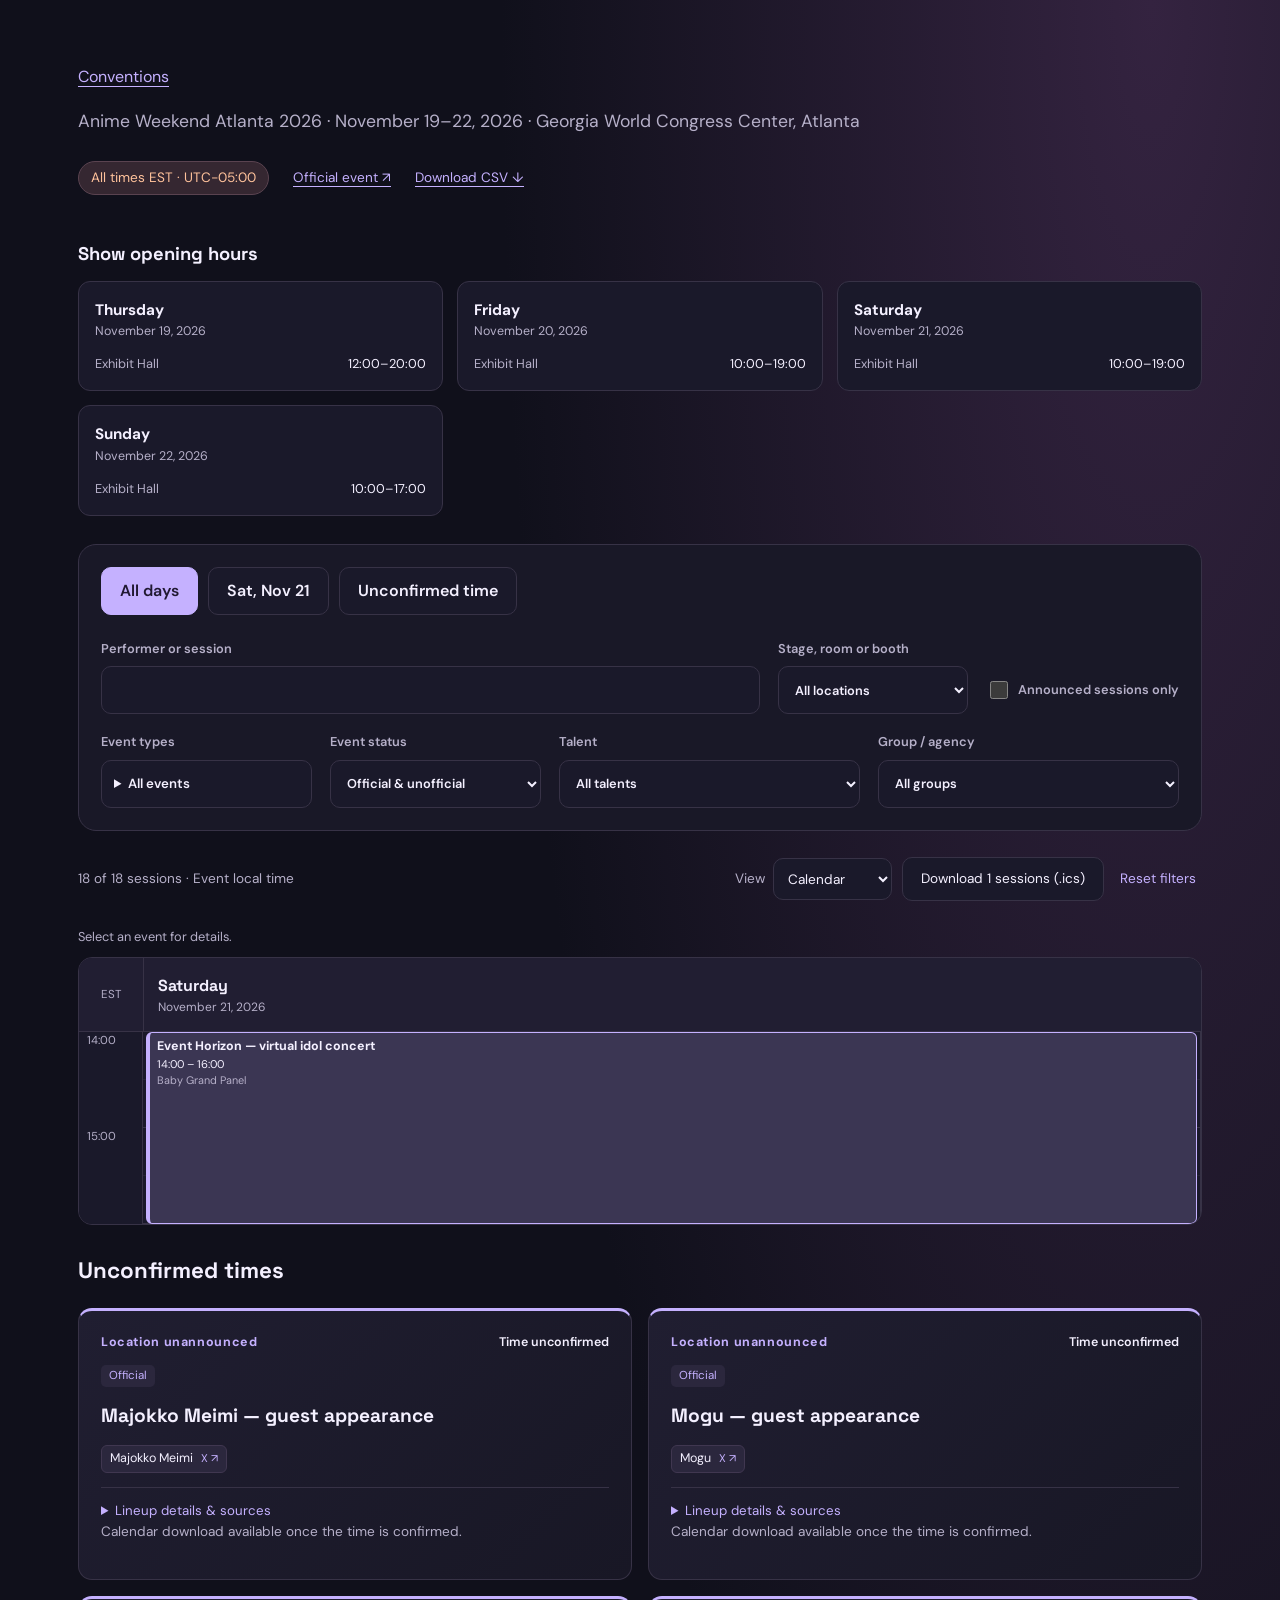
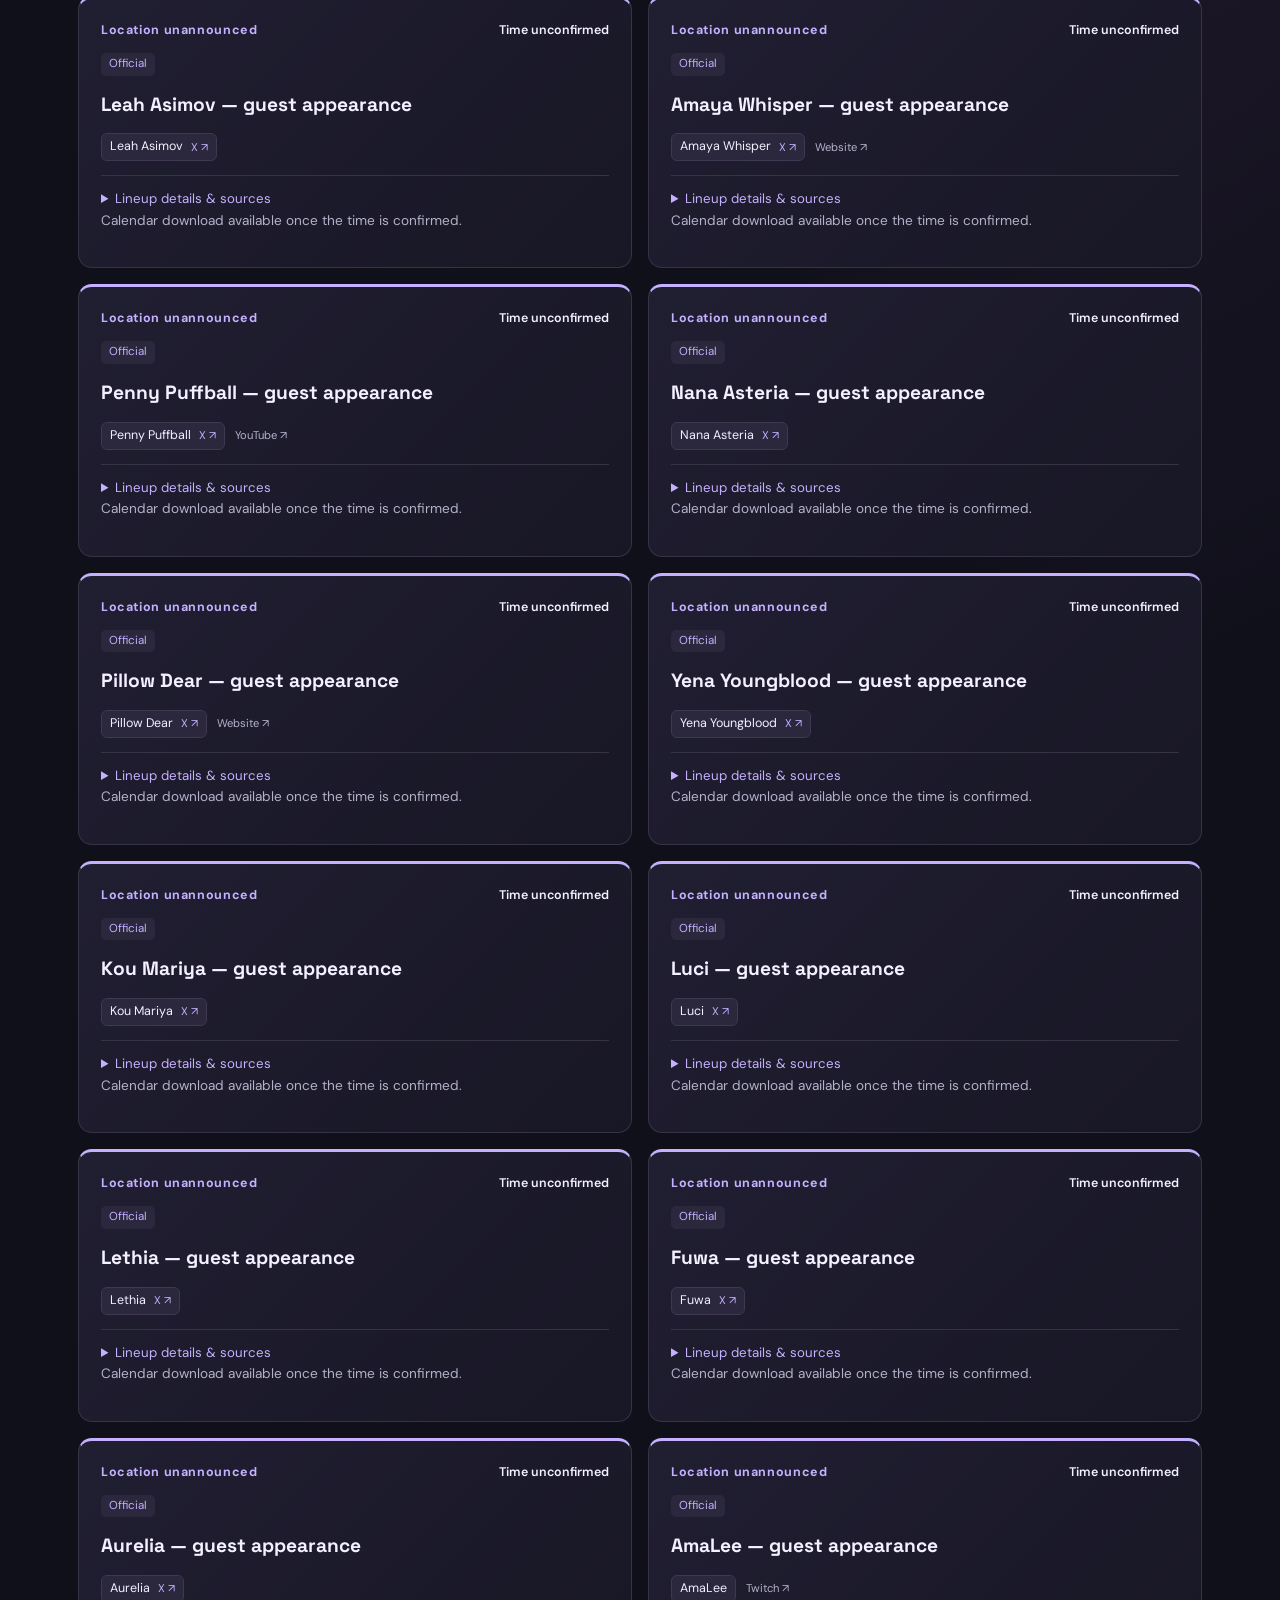
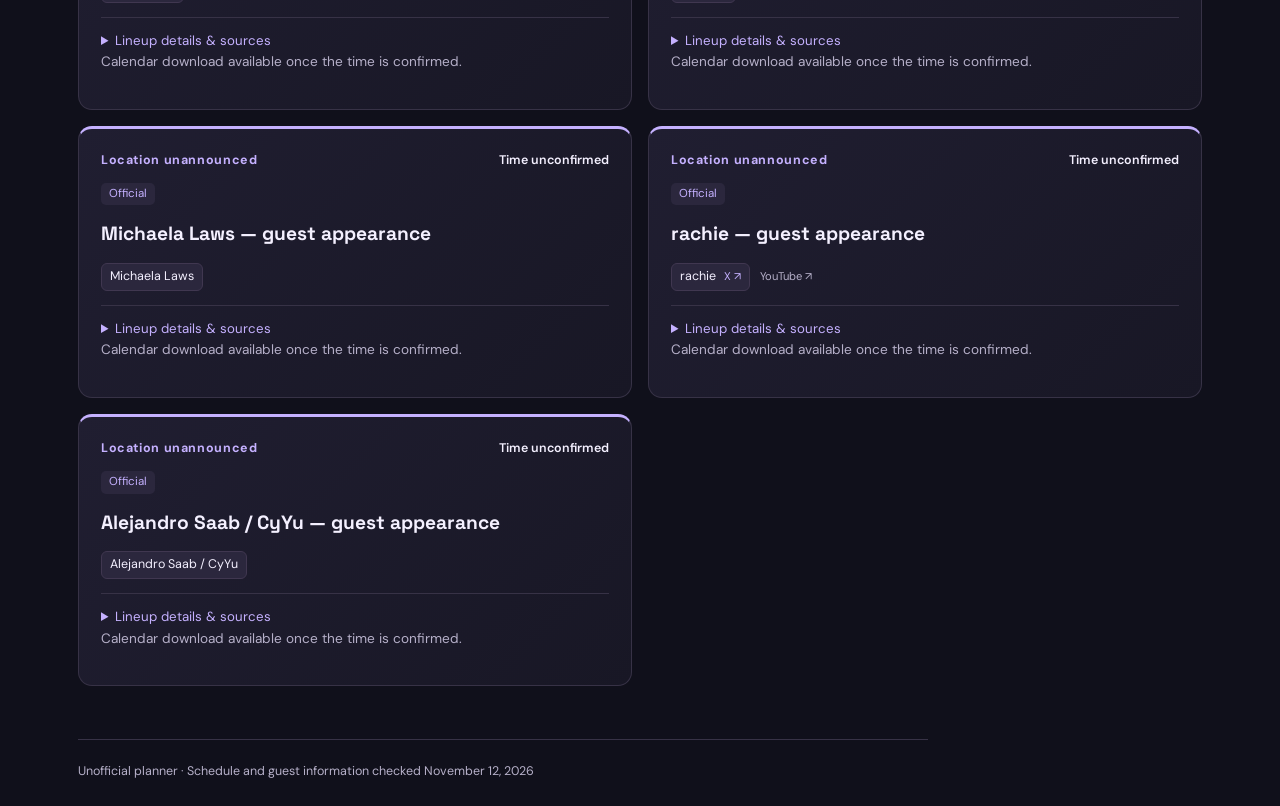
<file: conventions/anime-weekend-atlanta-2026/index.html>
<!doctype html>
<html lang="en">
<head>
  <meta charset="utf-8">
  <meta name="viewport" content="width=device-width, initial-scale=1">
  <meta name="description" content="Browse Anime Weekend Atlanta 2026 VTuber events and announced appearances. All times are EST.">
  <title>Anime Weekend Atlanta 2026 · Schedule</title>
  <link rel="stylesheet" href="../../assets/styles.css">
  <script src="../../assets/timetable.js" defer></script>
  <script src="../../assets/app.js" defer></script>
</head>
<body data-groups="groups.json" data-opening-hours="opening-hours.json" data-socials="socials.json" data-unconfirmed="unconfirmed.json" data-event-name="Anime Weekend Atlanta 2026" data-event-id="anime-weekend-atlanta-2026" data-venue="Georgia World Congress Center, Building C, Atlanta, Georgia, USA">
  <main>
    <header class="hero">
      <a href="../../">Conventions</a>
      <p class="intro">Anime Weekend Atlanta 2026 · November 19–22, 2026 · Georgia World Congress Center, Atlanta</p>
      <div class="hero-links"><span class="timezone">All times EST · UTC−05:00</span><a href="https://awa-con.com/" target="_blank" rel="noopener noreferrer">Official event ↗</a><a href="schedule.csv" download>Download CSV ↓</a></div>
    </header>

    <section id="opening-hours" class="opening-hours" aria-labelledby="opening-hours-heading" hidden></section>

    <section class="controls" aria-label="Filter schedule">
      <div class="days" role="group" aria-label="Day"></div>
      <div class="filters">
        <label class="search">Performer or session<input id="search" type="search" autocomplete="off"></label>
        <label>Stage, room or booth<select id="stage"><option value="all">All locations</option></select></label>
        <label class="checkbox"><input id="announced" type="checkbox"> Announced sessions only</label>
        <div class="filter-pair">
          <div class="type-filter"><span id="event-types-label">Event types</span><details id="event-types" class="type-menu"><summary id="event-types-summary" aria-describedby="event-types-label">All events</summary><fieldset><legend class="visually-hidden">Event types</legend><label><input type="checkbox" value="all" checked> All events</label><label><input type="checkbox" value="stage-panel"> Stages & panels</label><label><input type="checkbox" value="concert"> Concerts</label><label><input type="checkbox" value="meet-greet"> Meet & greets</label><label><input type="checkbox" value="roaming"> Roaming</label><label><input type="checkbox" value="afterparty"> Afterparties</label></fieldset></details></div>
          <label>Event status<select id="event-status"><option value="all">Official & unofficial</option><option value="official">Official</option><option value="unofficial">Unofficial</option></select></label>
        </div>
        <label class="talent-filter">Talent<select id="talent"><option value="all">All talents</option></select></label>
        <label class="group-filter">Group / agency<select id="group"><option value="all">All groups</option></select></label>
      </div>
    </section>

    <div class="results-bar"><p id="status" role="status" aria-live="polite">Loading the schedule…</p><div class="result-actions"><label class="view-switch">View<select id="schedule-view" aria-label="Schedule view"><option value="calendar">Calendar</option><option value="cards">Cards</option></select></label><button id="download-calendar" type="button" disabled>Download calendar (.ics)</button><button id="reset" type="button" class="reset">Reset filters</button></div></div>
    <div id="schedule" aria-label="Sessions"></div>
    <noscript><p>Enable JavaScript to browse the schedule, or <a href="schedule.csv">download the CSV</a>.</p></noscript>
    <footer>Unofficial planner · Schedule and guest information checked November 12, 2026</footer>
  </main>
</body>
</html>
</file>
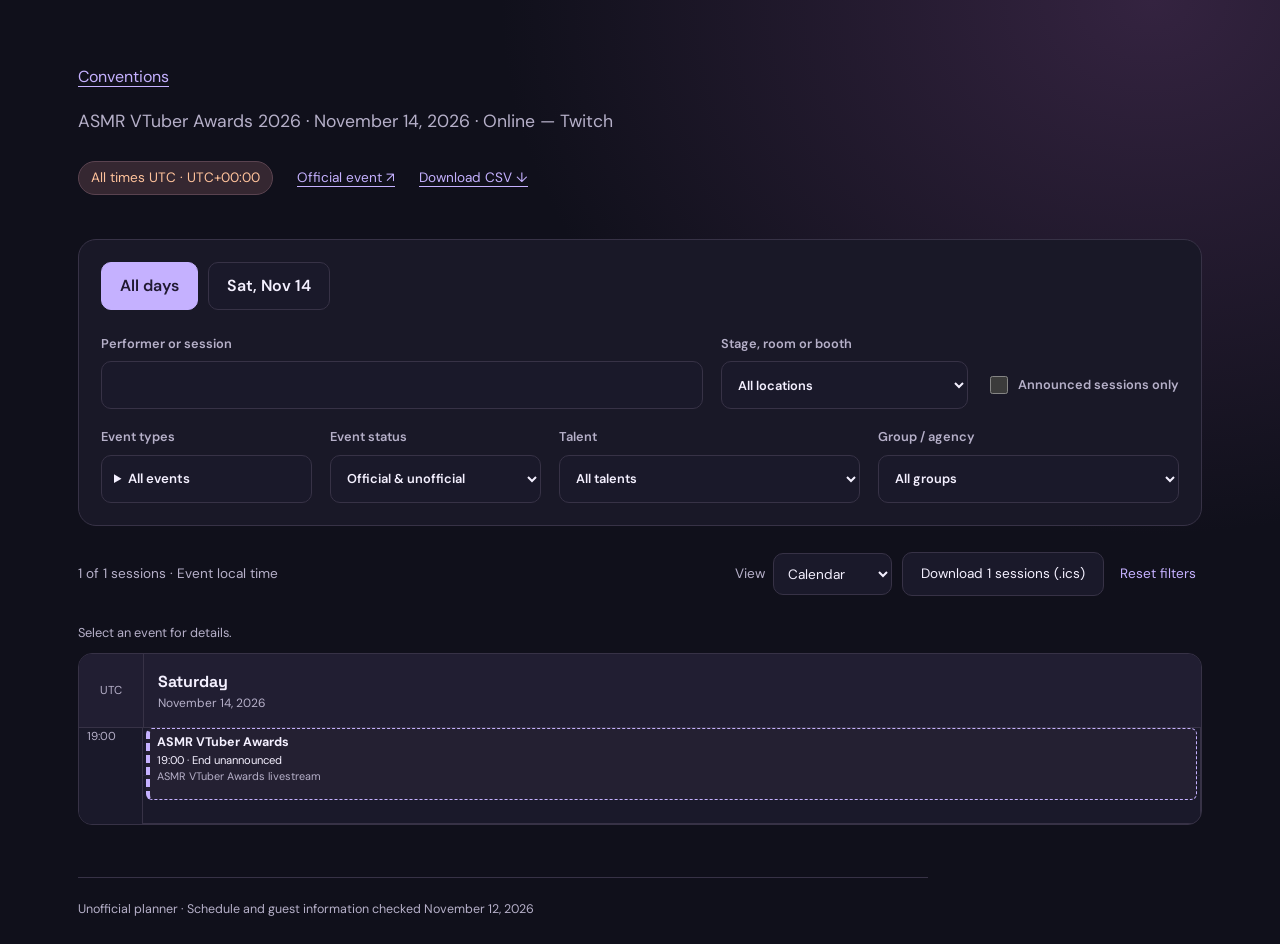
<file: conventions/asmr-vtuber-awards-2026/index.html>
<!doctype html>
<html lang="en">
<head>
  <meta charset="utf-8">
  <meta name="viewport" content="width=device-width, initial-scale=1">
  <meta name="description" content="Browse ASMR VTuber Awards 2026 VTuber events and announced appearances. All times are UTC.">
  <title>ASMR VTuber Awards 2026 · Schedule</title>
  <link rel="stylesheet" href="../../assets/styles.css">
  <script src="../../assets/timetable.js" defer></script>
  <script src="../../assets/app.js" defer></script>
</head>
<body data-socials="socials.json" data-event-name="ASMR VTuber Awards 2026" data-event-id="asmr-vtuber-awards-2026" data-venue="Online — Twitch">
  <main>
    <header class="hero">
      <a href="../../">Conventions</a>
      <p class="intro">ASMR VTuber Awards 2026 · November 14, 2026 · Online — Twitch</p>
      <div class="hero-links"><span class="timezone">All times UTC · UTC+00:00</span><a href="https://asmrvtuberawards.show/" target="_blank" rel="noopener noreferrer">Official event ↗</a><a href="schedule.csv" download>Download CSV ↓</a></div>
    </header>

    <section id="opening-hours" class="opening-hours" aria-labelledby="opening-hours-heading" hidden></section>

    <section class="controls" aria-label="Filter schedule">
      <div class="days" role="group" aria-label="Day"></div>
      <div class="filters">
        <label class="search">Performer or session<input id="search" type="search" autocomplete="off"></label>
        <label>Stage, room or booth<select id="stage"><option value="all">All locations</option></select></label>
        <label class="checkbox"><input id="announced" type="checkbox"> Announced sessions only</label>
        <div class="filter-pair">
          <div class="type-filter"><span id="event-types-label">Event types</span><details id="event-types" class="type-menu"><summary id="event-types-summary" aria-describedby="event-types-label">All events</summary><fieldset><legend class="visually-hidden">Event types</legend><label><input type="checkbox" value="all" checked> All events</label><label><input type="checkbox" value="stage-panel"> Stages & panels</label><label><input type="checkbox" value="concert"> Concerts</label><label><input type="checkbox" value="meet-greet"> Meet & greets</label><label><input type="checkbox" value="roaming"> Roaming</label><label><input type="checkbox" value="afterparty"> Afterparties</label></fieldset></details></div>
          <label>Event status<select id="event-status"><option value="all">Official & unofficial</option><option value="official">Official</option><option value="unofficial">Unofficial</option></select></label>
        </div>
        <label class="talent-filter">Talent<select id="talent"><option value="all">All talents</option></select></label>
        <label class="group-filter">Group / agency<select id="group"><option value="all">All groups</option></select></label>
      </div>
    </section>

    <div class="results-bar"><p id="status" role="status" aria-live="polite">Loading the schedule…</p><div class="result-actions"><label class="view-switch">View<select id="schedule-view" aria-label="Schedule view"><option value="calendar">Calendar</option><option value="cards">Cards</option></select></label><button id="download-calendar" type="button" disabled>Download calendar (.ics)</button><button id="reset" type="button" class="reset">Reset filters</button></div></div>
    <div id="schedule" aria-label="Sessions"></div>
    <noscript><p>Enable JavaScript to browse the schedule, or <a href="schedule.csv">download the CSV</a>.</p></noscript>
    <footer>Unofficial planner · Schedule and guest information checked November 12, 2026</footer>
  </main>
</body>
</html>
</file>
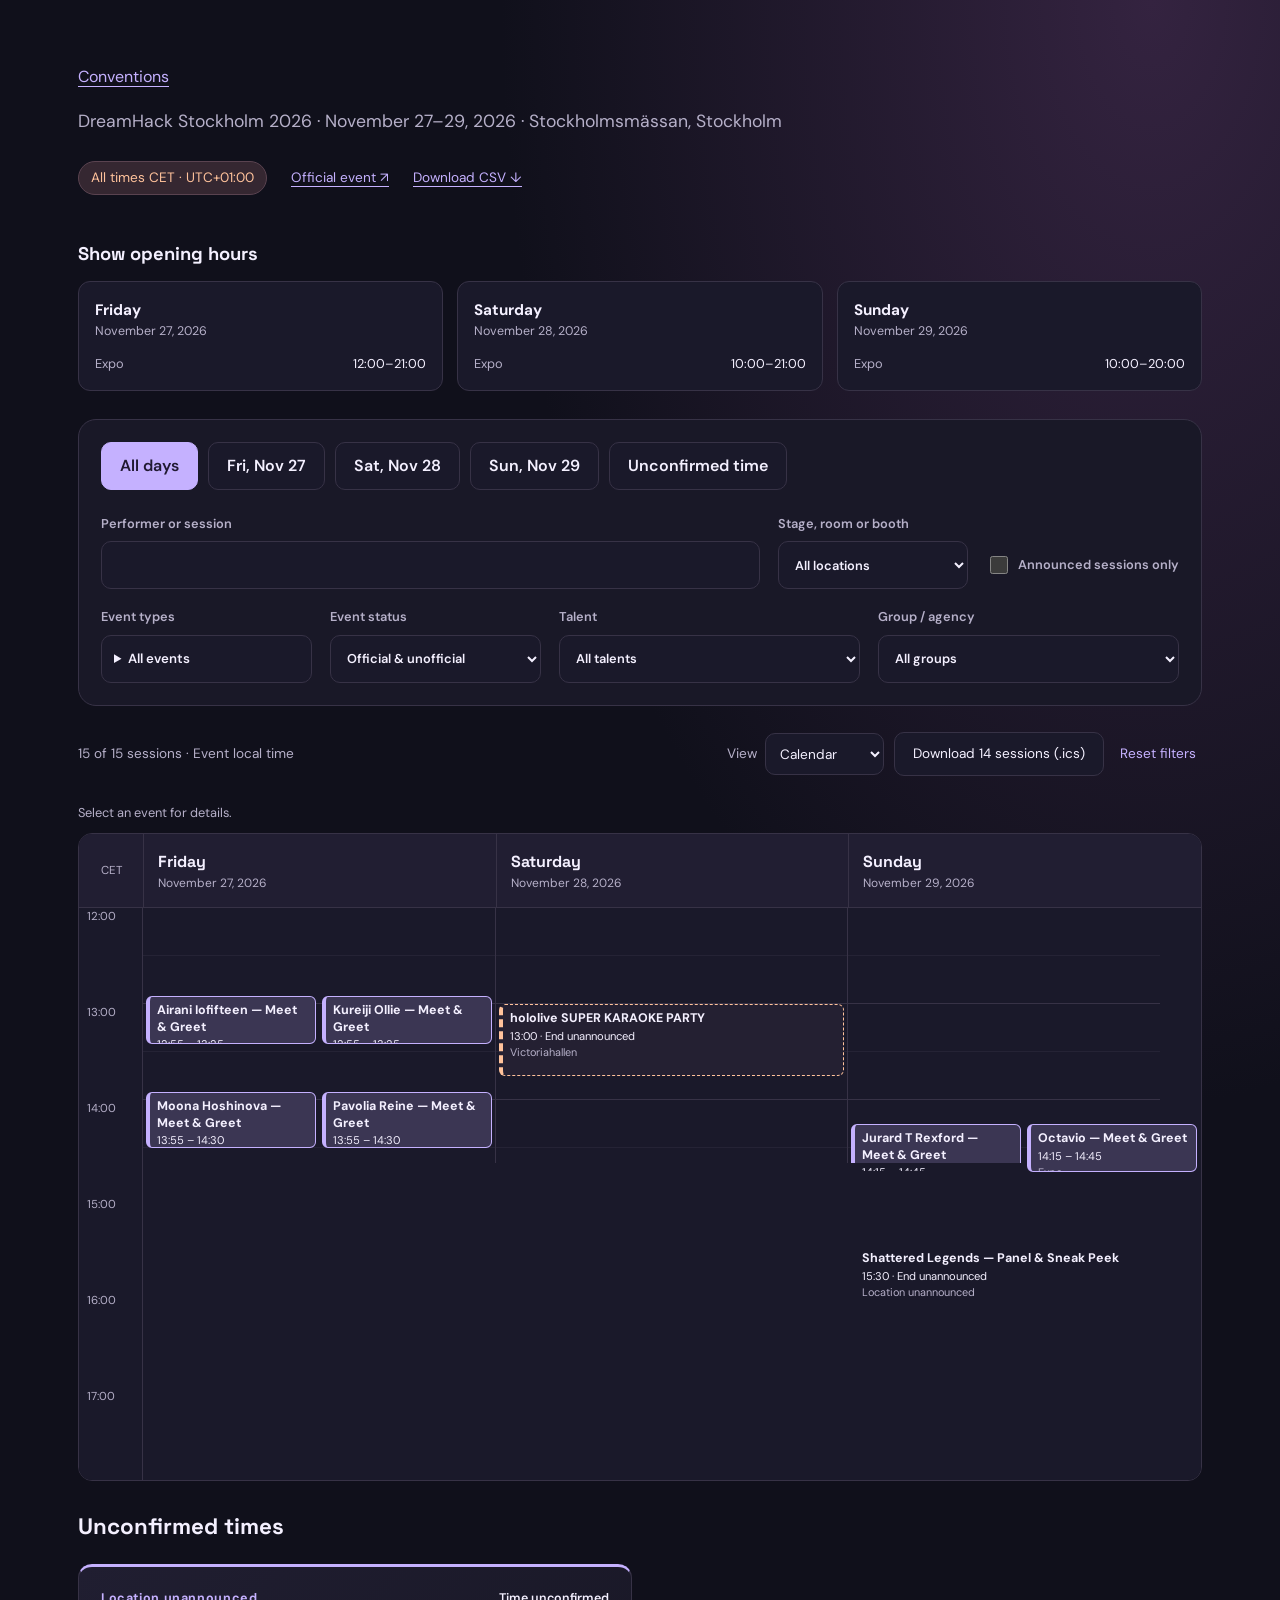
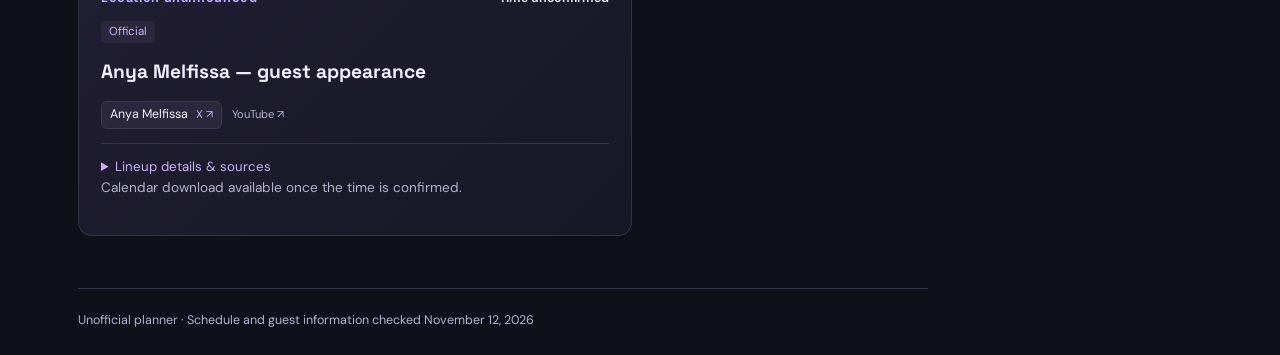
<file: conventions/dreamhack-stockholm-2026/index.html>
<!doctype html>
<html lang="en">
<head>
  <meta charset="utf-8">
  <meta name="viewport" content="width=device-width, initial-scale=1">
  <meta name="description" content="Browse DreamHack Stockholm 2026 VTuber events and announced appearances. All times are CET.">
  <title>DreamHack Stockholm 2026 · Schedule</title>
  <link rel="stylesheet" href="../../assets/styles.css">
  <script src="../../assets/timetable.js" defer></script>
  <script src="../../assets/app.js" defer></script>
</head>
<body data-groups="groups.json" data-opening-hours="opening-hours.json" data-socials="socials.json" data-unconfirmed="unconfirmed.json" data-event-name="DreamHack Stockholm 2026" data-event-id="dreamhack-stockholm-2026" data-venue="Stockholmsmässan, Älvsjö, Stockholm, Sweden">
  <main>
    <header class="hero">
      <a href="../../">Conventions</a>
      <p class="intro">DreamHack Stockholm 2026 · November 27–29, 2026 · Stockholmsmässan, Stockholm</p>
      <div class="hero-links"><span class="timezone">All times CET · UTC+01:00</span><a href="https://dreamhack.com/stockholm/hololive/" target="_blank" rel="noopener noreferrer">Official event ↗</a><a href="schedule.csv" download>Download CSV ↓</a></div>
    </header>

    <section id="opening-hours" class="opening-hours" aria-labelledby="opening-hours-heading" hidden></section>

    <section class="controls" aria-label="Filter schedule">
      <div class="days" role="group" aria-label="Day"></div>
      <div class="filters">
        <label class="search">Performer or session<input id="search" type="search" autocomplete="off"></label>
        <label>Stage, room or booth<select id="stage"><option value="all">All locations</option></select></label>
        <label class="checkbox"><input id="announced" type="checkbox"> Announced sessions only</label>
        <div class="filter-pair">
          <div class="type-filter"><span id="event-types-label">Event types</span><details id="event-types" class="type-menu"><summary id="event-types-summary" aria-describedby="event-types-label">All events</summary><fieldset><legend class="visually-hidden">Event types</legend><label><input type="checkbox" value="all" checked> All events</label><label><input type="checkbox" value="stage-panel"> Stages & panels</label><label><input type="checkbox" value="concert"> Concerts</label><label><input type="checkbox" value="meet-greet"> Meet & greets</label><label><input type="checkbox" value="roaming"> Roaming</label><label><input type="checkbox" value="afterparty"> Afterparties</label></fieldset></details></div>
          <label>Event status<select id="event-status"><option value="all">Official & unofficial</option><option value="official">Official</option><option value="unofficial">Unofficial</option></select></label>
        </div>
        <label class="talent-filter">Talent<select id="talent"><option value="all">All talents</option></select></label>
        <label class="group-filter">Group / agency<select id="group"><option value="all">All groups</option></select></label>
      </div>
    </section>

    <div class="results-bar"><p id="status" role="status" aria-live="polite">Loading the schedule…</p><div class="result-actions"><label class="view-switch">View<select id="schedule-view" aria-label="Schedule view"><option value="calendar">Calendar</option><option value="cards">Cards</option></select></label><button id="download-calendar" type="button" disabled>Download calendar (.ics)</button><button id="reset" type="button" class="reset">Reset filters</button></div></div>
    <div id="schedule" aria-label="Sessions"></div>
    <noscript><p>Enable JavaScript to browse the schedule, or <a href="schedule.csv">download the CSV</a>.</p></noscript>
    <footer>Unofficial planner · Schedule and guest information checked November 12, 2026</footer>
  </main>
</body>
</html>
</file>
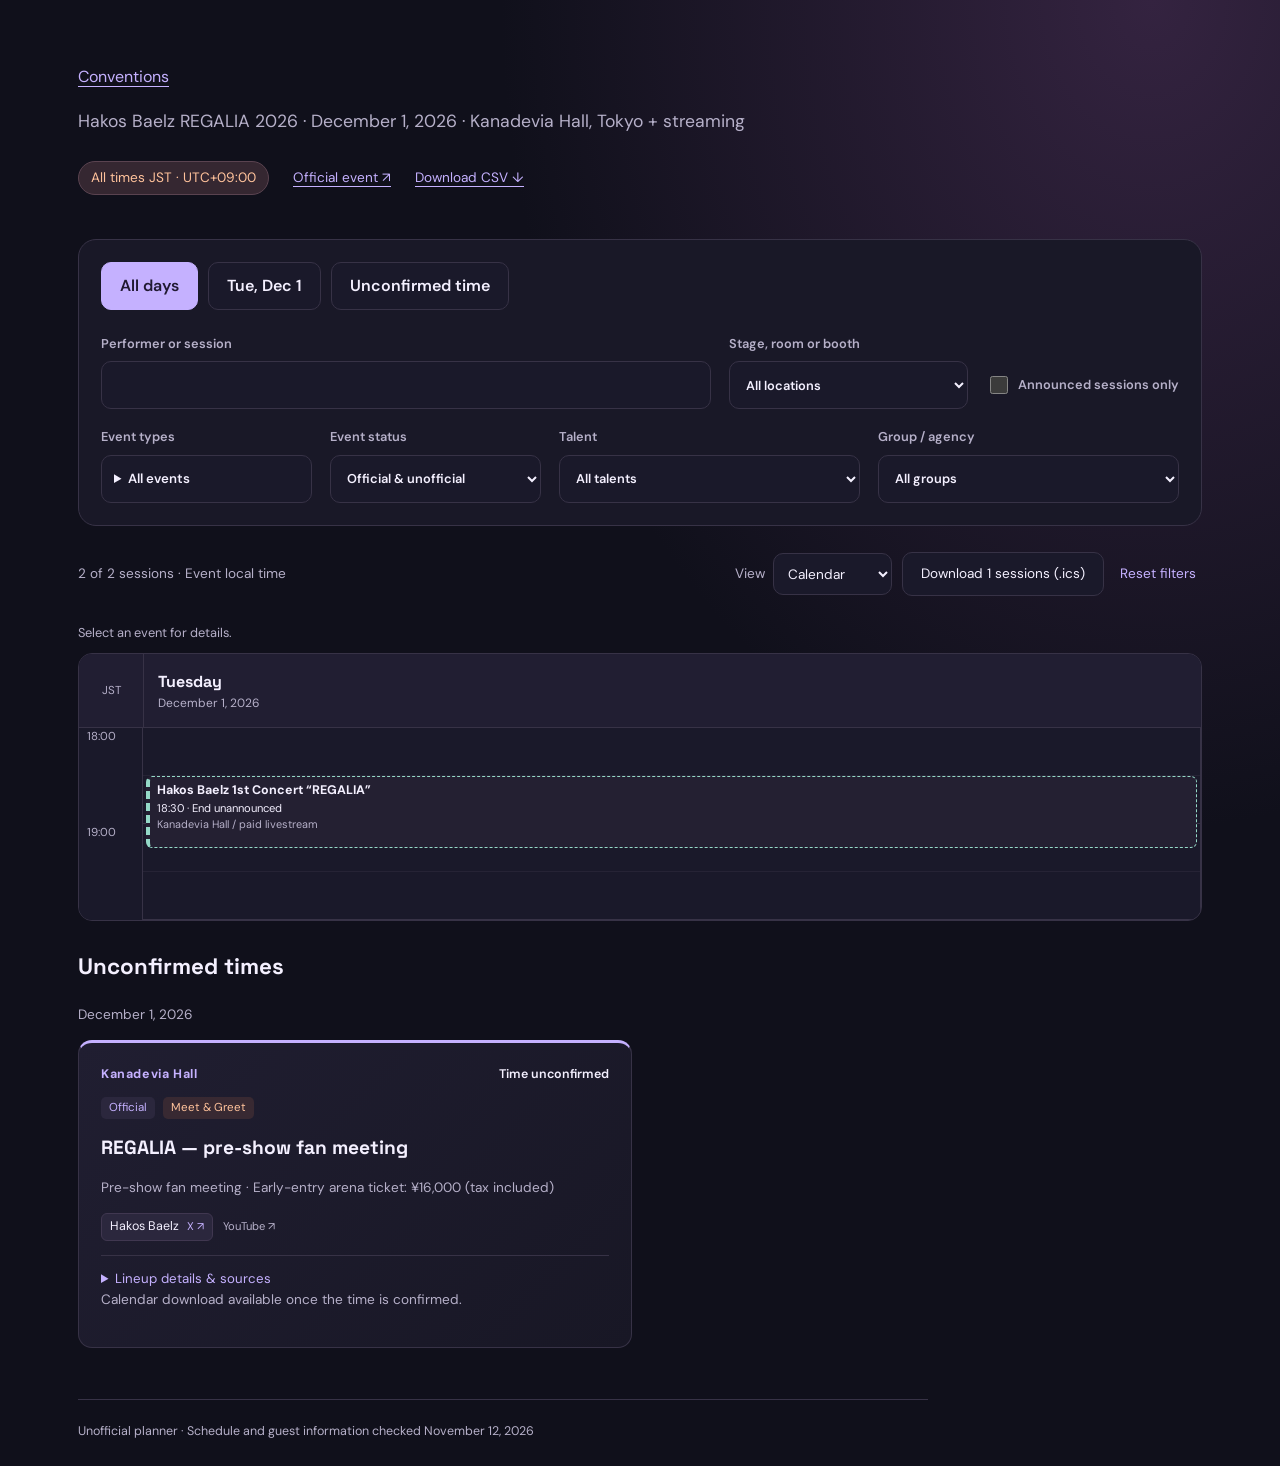
<file: conventions/hakos-baelz-regalia-2026/index.html>
<!doctype html>
<html lang="en">
<head>
  <meta charset="utf-8">
  <meta name="viewport" content="width=device-width, initial-scale=1">
  <meta name="description" content="Browse Hakos Baelz REGALIA 2026 VTuber events and announced appearances. All times are JST.">
  <title>Hakos Baelz REGALIA 2026 · Schedule</title>
  <link rel="stylesheet" href="../../assets/styles.css">
  <script src="../../assets/timetable.js" defer></script>
  <script src="../../assets/app.js" defer></script>
</head>
<body data-groups="groups.json" data-socials="socials.json" data-unconfirmed="unconfirmed.json" data-event-name="Hakos Baelz REGALIA 2026" data-event-id="hakos-baelz-regalia-2026" data-venue="Kanadevia Hall, Tokyo, Japan">
  <main>
    <header class="hero">
      <a href="../../">Conventions</a>
      <p class="intro">Hakos Baelz REGALIA 2026 · December 1, 2026 · Kanadevia Hall, Tokyo + streaming</p>
      <div class="hero-links"><span class="timezone">All times JST · UTC+09:00</span><a href="https://hololive.hololivepro.com/en/events/regalia/" target="_blank" rel="noopener noreferrer">Official event ↗</a><a href="schedule.csv" download>Download CSV ↓</a></div>
    </header>

    <section id="opening-hours" class="opening-hours" aria-labelledby="opening-hours-heading" hidden></section>

    <section class="controls" aria-label="Filter schedule">
      <div class="days" role="group" aria-label="Day"></div>
      <div class="filters">
        <label class="search">Performer or session<input id="search" type="search" autocomplete="off"></label>
        <label>Stage, room or booth<select id="stage"><option value="all">All locations</option></select></label>
        <label class="checkbox"><input id="announced" type="checkbox"> Announced sessions only</label>
        <div class="filter-pair">
          <div class="type-filter"><span id="event-types-label">Event types</span><details id="event-types" class="type-menu"><summary id="event-types-summary" aria-describedby="event-types-label">All events</summary><fieldset><legend class="visually-hidden">Event types</legend><label><input type="checkbox" value="all" checked> All events</label><label><input type="checkbox" value="stage-panel"> Stages & panels</label><label><input type="checkbox" value="concert"> Concerts</label><label><input type="checkbox" value="meet-greet"> Meet & greets</label><label><input type="checkbox" value="roaming"> Roaming</label><label><input type="checkbox" value="afterparty"> Afterparties</label></fieldset></details></div>
          <label>Event status<select id="event-status"><option value="all">Official & unofficial</option><option value="official">Official</option><option value="unofficial">Unofficial</option></select></label>
        </div>
        <label class="talent-filter">Talent<select id="talent"><option value="all">All talents</option></select></label>
        <label class="group-filter">Group / agency<select id="group"><option value="all">All groups</option></select></label>
      </div>
    </section>

    <div class="results-bar"><p id="status" role="status" aria-live="polite">Loading the schedule…</p><div class="result-actions"><label class="view-switch">View<select id="schedule-view" aria-label="Schedule view"><option value="calendar">Calendar</option><option value="cards">Cards</option></select></label><button id="download-calendar" type="button" disabled>Download calendar (.ics)</button><button id="reset" type="button" class="reset">Reset filters</button></div></div>
    <div id="schedule" aria-label="Sessions"></div>
    <noscript><p>Enable JavaScript to browse the schedule, or <a href="schedule.csv">download the CSV</a>.</p></noscript>
    <footer>Unofficial planner · Schedule and guest information checked November 12, 2026</footer>
  </main>
</body>
</html>
</file>
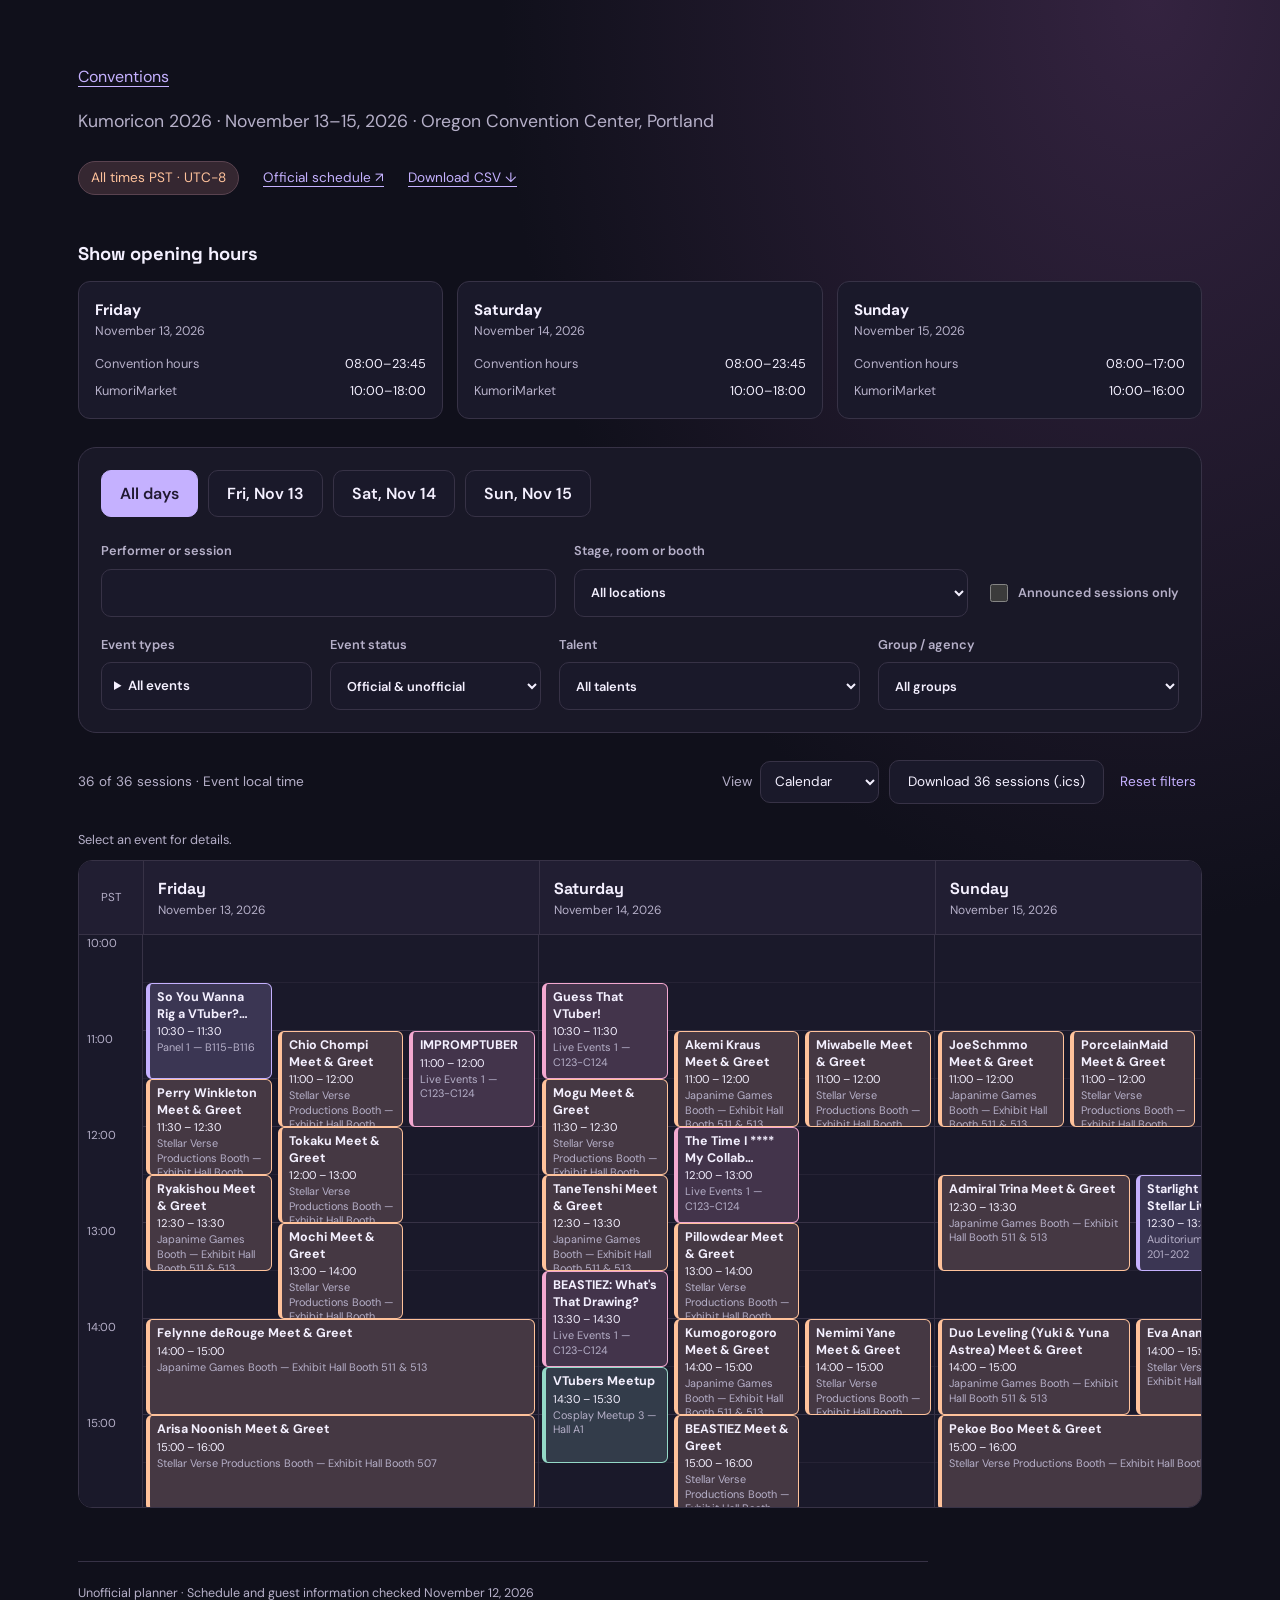
<file: conventions/kumoricon-2026/index.html>
<!doctype html>
<html lang="en">
<head>
  <meta charset="utf-8">
  <meta name="viewport" content="width=device-width, initial-scale=1">
  <meta name="description" content="Browse Kumoricon 2026 VTuber panels, concerts, meet-and-greets and fan activities. All times are Pacific Standard Time.">
  <title>Kumoricon 2026 · Schedule</title>
  <link rel="stylesheet" href="../../assets/styles.css">
  <script src="../../assets/timetable.js" defer></script>
  <script src="../../assets/app.js" defer></script>
</head>
<body data-groups="groups.json" data-opening-hours="opening-hours.json" data-socials="socials.json" data-event-name="Kumoricon" data-event-id="kumoricon-2026" data-venue="Oregon Convention Center, Portland, Oregon, USA">
  <main>
    <header class="hero">
      <a href="../../">Conventions</a>
      <p class="intro">Kumoricon 2026 · November 13–15, 2026 · Oregon Convention Center, Portland</p>
      <div class="hero-links"><span class="timezone">All times PST · UTC−8</span><a href="https://www.kumoricon.org/schedule" target="_blank" rel="noopener noreferrer">Official schedule ↗</a><a href="schedule.csv" download>Download CSV ↓</a></div>
    </header>

    <section id="opening-hours" class="opening-hours" aria-labelledby="opening-hours-heading" hidden></section>

    <section class="controls" aria-label="Filter schedule">
      <div class="days" role="group" aria-label="Day"></div>
      <div class="filters">
        <label class="search">Performer or session<input id="search" type="search" autocomplete="off"></label>
        <label>Stage, room or booth<select id="stage"><option value="all">All locations</option></select></label>
        <label class="checkbox"><input id="announced" type="checkbox"> Announced sessions only</label>
        <div class="filter-pair">
          <div class="type-filter"><span id="event-types-label">Event types</span><details id="event-types" class="type-menu"><summary id="event-types-summary" aria-describedby="event-types-label">All events</summary><fieldset><legend class="visually-hidden">Event types</legend><label><input type="checkbox" value="all" checked> All events</label><label><input type="checkbox" value="stage-panel"> Stages & panels</label><label><input type="checkbox" value="concert"> Concerts</label><label><input type="checkbox" value="meet-greet"> Meet & greets</label><label><input type="checkbox" value="roaming"> Roaming</label><label><input type="checkbox" value="afterparty"> Afterparties</label></fieldset></details></div>
          <label>Event status<select id="event-status"><option value="all">Official & unofficial</option><option value="official">Official</option><option value="unofficial">Unofficial</option></select></label>
        </div>
        <label class="talent-filter">Talent<select id="talent"><option value="all">All talents</option></select></label>
        <label class="group-filter">Group / agency<select id="group"><option value="all">All groups</option></select></label>
      </div>
    </section>

    <div class="results-bar"><p id="status" role="status" aria-live="polite">Loading the schedule…</p><div class="result-actions"><label class="view-switch">View<select id="schedule-view" aria-label="Schedule view"><option value="calendar">Calendar</option><option value="cards">Cards</option></select></label><button id="download-calendar" type="button" disabled>Download calendar (.ics)</button><button id="reset" type="button" class="reset">Reset filters</button></div></div>
    <div id="schedule" aria-label="Sessions"></div>
    <noscript><p>Enable JavaScript to browse the schedule, or <a href="schedule.csv">download the CSV</a>.</p></noscript>
    <footer>Unofficial planner · Schedule and guest information checked November 12, 2026</footer>
  </main>
</body>
</html>
</file>
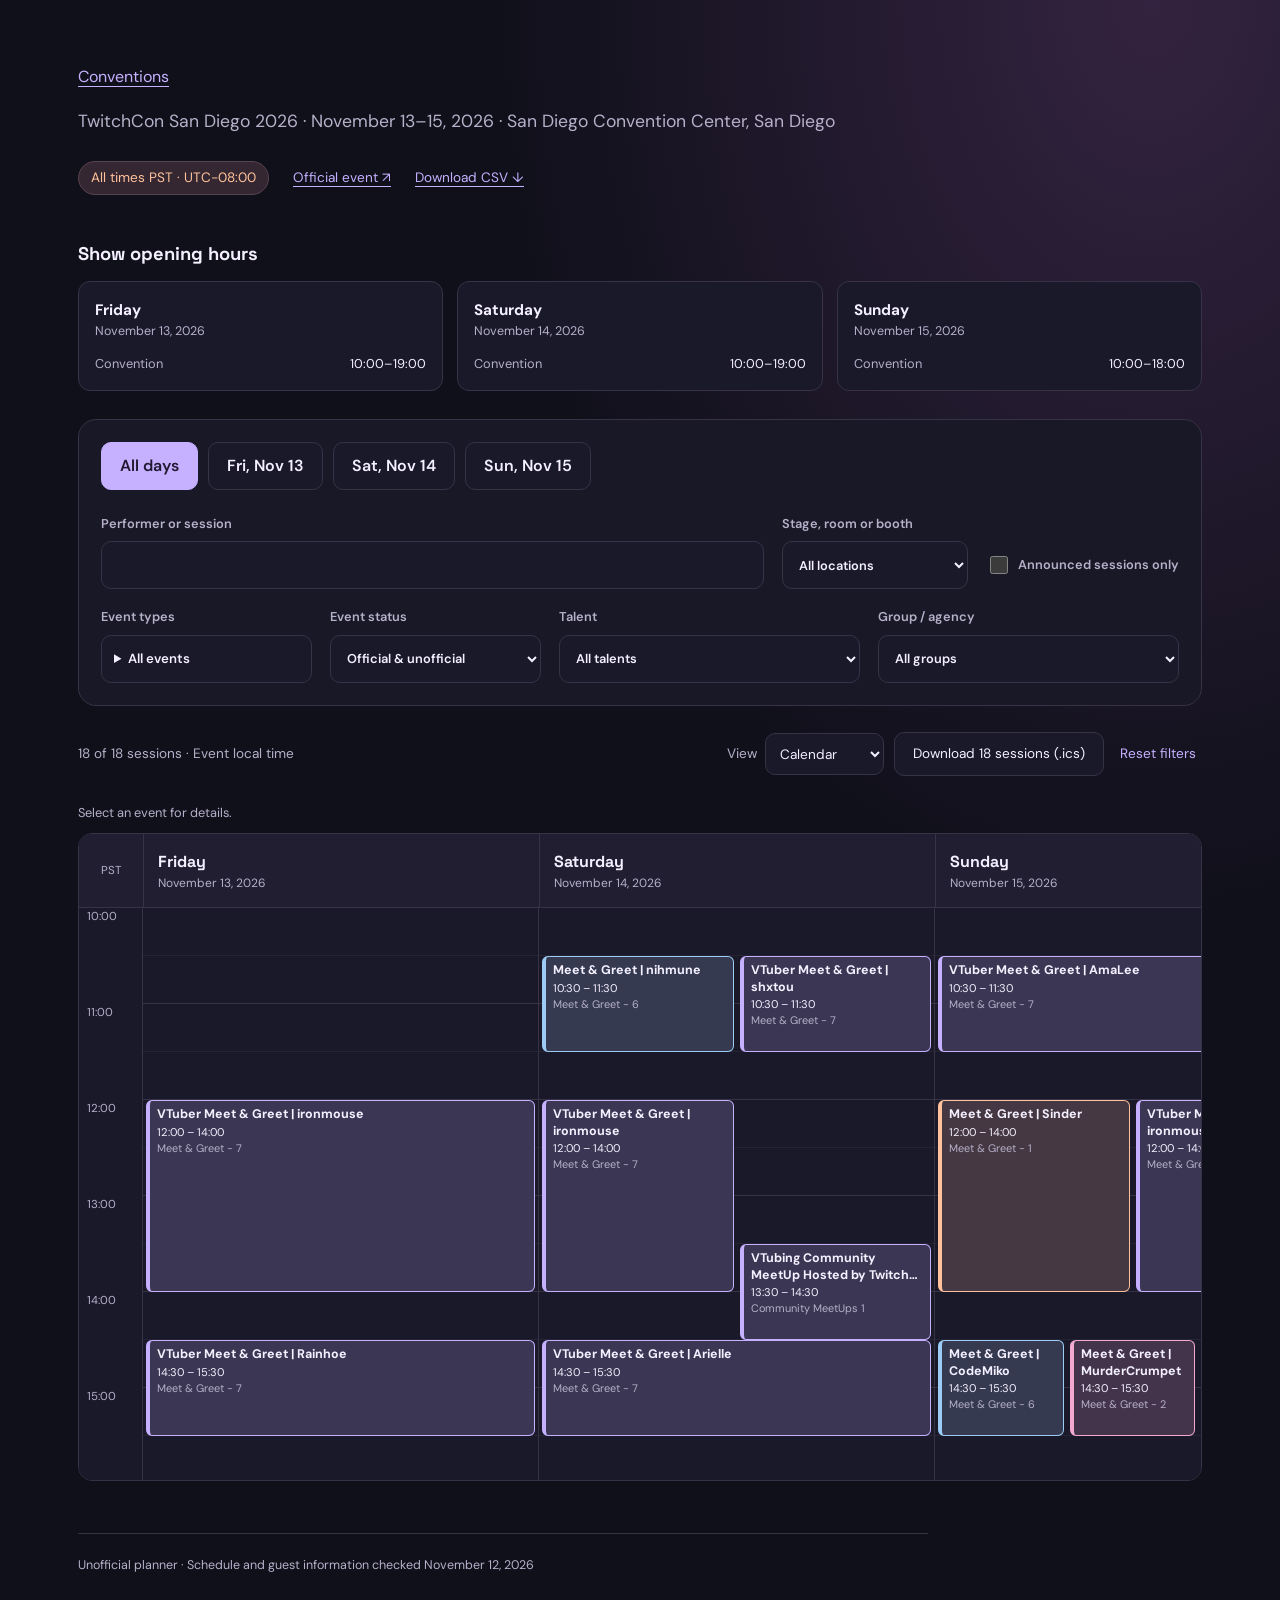
<file: conventions/twitchcon-san-diego-2026/index.html>
<!doctype html>
<html lang="en">
<head>
  <meta charset="utf-8">
  <meta name="viewport" content="width=device-width, initial-scale=1">
  <meta name="description" content="Browse TwitchCon San Diego 2026 VTuber events and announced appearances. All times are PST.">
  <title>TwitchCon San Diego 2026 · Schedule</title>
  <link rel="stylesheet" href="../../assets/styles.css">
  <script src="../../assets/timetable.js" defer></script>
  <script src="../../assets/app.js" defer></script>
</head>
<body data-opening-hours="opening-hours.json" data-socials="socials.json" data-event-name="TwitchCon San Diego 2026" data-event-id="twitchcon-san-diego-2026" data-venue="San Diego Convention Center, San Diego, California, USA">
  <main>
    <header class="hero">
      <a href="../../">Conventions</a>
      <p class="intro">TwitchCon San Diego 2026 · November 13–15, 2026 · San Diego Convention Center, San Diego</p>
      <div class="hero-links"><span class="timezone">All times PST · UTC−08:00</span><a href="https://www.twitchcon.com/san-diego-2026/schedule/" target="_blank" rel="noopener noreferrer">Official event ↗</a><a href="schedule.csv" download>Download CSV ↓</a></div>
    </header>

    <section id="opening-hours" class="opening-hours" aria-labelledby="opening-hours-heading" hidden></section>

    <section class="controls" aria-label="Filter schedule">
      <div class="days" role="group" aria-label="Day"></div>
      <div class="filters">
        <label class="search">Performer or session<input id="search" type="search" autocomplete="off"></label>
        <label>Stage, room or booth<select id="stage"><option value="all">All locations</option></select></label>
        <label class="checkbox"><input id="announced" type="checkbox"> Announced sessions only</label>
        <div class="filter-pair">
          <div class="type-filter"><span id="event-types-label">Event types</span><details id="event-types" class="type-menu"><summary id="event-types-summary" aria-describedby="event-types-label">All events</summary><fieldset><legend class="visually-hidden">Event types</legend><label><input type="checkbox" value="all" checked> All events</label><label><input type="checkbox" value="stage-panel"> Stages & panels</label><label><input type="checkbox" value="concert"> Concerts</label><label><input type="checkbox" value="meet-greet"> Meet & greets</label><label><input type="checkbox" value="roaming"> Roaming</label><label><input type="checkbox" value="afterparty"> Afterparties</label></fieldset></details></div>
          <label>Event status<select id="event-status"><option value="all">Official & unofficial</option><option value="official">Official</option><option value="unofficial">Unofficial</option></select></label>
        </div>
        <label class="talent-filter">Talent<select id="talent"><option value="all">All talents</option></select></label>
        <label class="group-filter">Group / agency<select id="group"><option value="all">All groups</option></select></label>
      </div>
    </section>

    <div class="results-bar"><p id="status" role="status" aria-live="polite">Loading the schedule…</p><div class="result-actions"><label class="view-switch">View<select id="schedule-view" aria-label="Schedule view"><option value="calendar">Calendar</option><option value="cards">Cards</option></select></label><button id="download-calendar" type="button" disabled>Download calendar (.ics)</button><button id="reset" type="button" class="reset">Reset filters</button></div></div>
    <div id="schedule" aria-label="Sessions"></div>
    <noscript><p>Enable JavaScript to browse the schedule, or <a href="schedule.csv">download the CSV</a>.</p></noscript>
    <footer>Unofficial planner · Schedule and guest information checked November 12, 2026</footer>
  </main>
</body>
</html>
</file>
<file: assets/styles.css>
@import url('https://fonts.googleapis.com/css2?family=DM+Sans:wght@400;500;600;700&family=Space+Grotesk:wght@400;500;600;700&display=swap');

:root{color-scheme:dark;--bg:#10101b;--surface:#1a192a;--text:#f4f0ff;--muted:#b6b0c9;--accent:#c5b1ff;--line:#373246;--orange:#ffc29b}
*{box-sizing:border-box}body{margin:0;background:radial-gradient(ellipse at 90% 0%,#342340 0,transparent 40%),var(--bg);color:var(--text);font-family:'DM Sans',sans-serif;line-height:1.6}main{max-width:1180px;margin:auto;padding:64px 28px 24px}a{color:var(--accent);text-underline-offset:4px}button,input,select{font:inherit}button,select{cursor:pointer}button,input,select{border:1px solid var(--line);color:var(--text);background:var(--surface);border-radius:10px}button{padding:10px 18px}button:hover{border-color:var(--accent)}:focus-visible{outline:3px solid var(--orange);outline-offset:4px}.eyebrow{color:var(--orange);font-size:.75rem;font-weight:700;letter-spacing:.18em}h1{font-family:'Space Grotesk',sans-serif;font-size:clamp(2.5rem,5.5vw,4.5rem);line-height:1.06;letter-spacing:-.055em;max-width:820px;margin:20px 0}h1 span{color:var(--accent)}.intro{color:var(--muted);font-size:1.1rem}.hero-links{display:flex;flex-wrap:wrap;gap:16px 24px;align-items:center;font-size:.85rem;margin:26px 0 44px}.timezone{border:1px solid #5a4350;background:#352731;color:var(--orange);padding:5px 12px;border-radius:30px}.controls{background:#191827;border:1px solid var(--line);border-radius:18px;padding:22px}.days{display:flex;gap:10px;flex-wrap:wrap}.days button{font-weight:600}.days span{font-size:.8rem;margin-left:6px}.days button[aria-pressed=true]{background:var(--accent);border-color:var(--accent);color:#211932}.filters{display:flex;gap:18px;align-items:end;margin-top:24px}.filters label{display:flex;flex-direction:column;gap:7px;font-size:.8rem;font-weight:600;color:var(--muted)}.search{flex:1}.filters input[type=search],select{padding:12px;width:100%;min-height:48px}.filters .checkbox{flex-direction:row;align-items:center;min-height:48px;white-space:nowrap}.checkbox input{accent-color:var(--accent);width:18px;height:18px}.results-bar{display:flex;justify-content:space-between;align-items:center;gap:15px;margin:24px 0;color:var(--muted);font-size:.85rem}.reset{background:transparent;border:0;color:var(--accent);padding:6px}.day-heading{display:flex;align-items:baseline;gap:14px;margin:30px 0 16px}.day-heading h2{font-family:'Space Grotesk',sans-serif;margin:0;font-size:1.6rem;letter-spacing:-.04em}.day-heading span{color:var(--muted);font-size:.85rem}.cards{display:grid;grid-template-columns:repeat(2,minmax(0,1fr));gap:16px}.card{background:linear-gradient(135deg,#201e31,#181725);border:1px solid var(--line);border-top:3px solid var(--stage-color);border-radius:14px;padding:22px;display:flex;flex-direction:column;min-width:0}.card[data-stage='MONARCH STAGE']{--stage-color:#c5b1ff}.card[data-stage='JUBILEE STAGE']{--stage-color:#ffc29b}.card[data-stage='PANEL ROOM 1']{--stage-color:#94d9c7}.card[data-stage='PANEL ROOM 2']{--stage-color:#f3a8d0}.card-top{display:flex;justify-content:space-between;gap:12px;flex-wrap:wrap;font-size:.78rem}.stage{color:var(--stage-color);font-weight:700;letter-spacing:.05em}.time{color:var(--text);font-variant-numeric:tabular-nums;font-weight:600}.card h3{font-family:'Space Grotesk',sans-serif;font-size:1.2rem;line-height:1.35;margin:16px 0}.people{display:flex;flex-wrap:wrap;gap:6px;margin-bottom:14px}.person{background:#2b273d;border:1px solid #403750;border-radius:6px;padding:3px 8px;font-size:.78rem}.badge{align-self:flex-start;border-radius:5px;color:var(--orange);background:#382932;padding:2px 8px;font-size:.72rem;margin-bottom:10px}.muted{color:var(--muted);font-size:.85rem;margin:0 0 14px}details{margin-top:auto;border-top:1px solid var(--line);padding-top:12px;font-size:.83rem;color:var(--muted)}summary{cursor:pointer;color:var(--accent)}details p{margin:10px 0;overflow-wrap:anywhere}.source-links{display:flex;flex-wrap:wrap;gap:16px}.empty{padding:48px;text-align:center;background:var(--surface);border:1px dashed var(--line);border-radius:16px}.empty h2{margin:0 0 8px}.empty p{color:var(--muted)}footer{margin-top:52px;border-top:1px solid var(--line);padding-top:22px;color:var(--muted);font-size:.78rem;max-width:850px}
@media(max-width:760px){main{padding:32px 18px 24px}.cards{grid-template-columns:1fr}.filters{flex-wrap:wrap}.filters .search{flex-basis:100%}.filters label:not(.search){flex:1}.filters .checkbox{white-space:normal}.controls{padding:16px}.days{gap:8px}.days button{padding:9px 11px;flex:1;white-space:nowrap}.days span{display:block;margin:0}.hero-links{margin-bottom:28px}.card{padding:18px}}
.filters{flex-wrap:wrap}.filters .search{min-width:220px}.results-bar{flex-wrap:wrap}.result-actions{display:flex;flex-wrap:wrap;gap:10px;align-items:center}.session-calendar{margin-top:16px;align-self:flex-start;font-size:.8rem;color:var(--accent)}button:disabled{opacity:.5;cursor:not-allowed}
.convention-list{display:grid;gap:20px}.convention-link{display:flex;flex-direction:column;gap:12px;padding:clamp(24px,4vw,40px);border:1px solid var(--line);border-radius:16px;background:var(--surface);text-decoration:none}.convention-link:hover{border-color:var(--accent)}.convention-name{font-family:'Space Grotesk',sans-serif;font-size:clamp(2rem,5vw,3rem);font-weight:600;line-height:1.2}.convention-meta{color:var(--muted);font-size:1rem}.day-heading{flex-wrap:wrap}
.directory-section+ .directory-section{margin-top:48px}.directory-section h2{font-family:'Space Grotesk',sans-serif;font-size:1.4rem;margin:0 0 18px}.directory-section[hidden]{display:none}
@media(prefers-reduced-motion:no-preference){button{transition:background .15s,border-color .15s}}

.card{--stage-color:var(--accent)}.card[data-stage^="M&G Booth"]{--stage-color:#94d9c7}.session-tags{display:flex;flex-wrap:wrap;gap:8px;margin-top:12px}.session-tags .badge{margin-bottom:0}.event-status{color:var(--accent);background:#2b273d}

.filter-pair{display:grid;grid-template-columns:repeat(2,minmax(0,1fr));gap:18px;align-items:end;flex:0 1 440px;max-width:100%;min-width:0}.filter-pair label,.filter-pair select{min-width:0}@media(max-width:760px){.filter-pair{flex-basis:100%;gap:12px}}

.social-link{display:inline-flex;align-items:center;gap:8px;color:var(--text);text-decoration:none;overflow-wrap:anywhere}.social-link:hover{border-color:var(--accent);background:#373047}.social-label{color:var(--accent);font-size:.7rem;white-space:nowrap}

.person-group{display:inline-flex;align-items:center;flex-wrap:wrap;gap:5px;max-width:100%}.primary-social{font-size:.7rem;padding:5px;color:var(--muted);text-decoration:none}.primary-social:hover{text-decoration:underline}.primary-social:focus-visible{outline:2px solid currentColor;outline-offset:2px;border-radius:3px}

.opening-hours{margin:0 0 28px}.opening-hours h2{font-family:'Space Grotesk',sans-serif;font-size:1.15rem;margin:0 0 12px}.opening-days{display:grid;grid-template-columns:repeat(3,minmax(0,1fr));gap:14px}.opening-days section{background:var(--surface);border:1px solid var(--line);border-radius:12px;padding:16px}.opening-days h3{font-size:.95rem;margin:0 0 12px}.opening-days time{display:block;color:var(--muted);font-size:.78rem;font-weight:400}.opening-days dl{margin:0;font-size:.8rem}.opening-days dl div{display:flex;justify-content:space-between;gap:12px;margin-top:7px}.opening-days dt{color:var(--muted)}.opening-days dd{margin:0;white-space:nowrap;font-variant-numeric:tabular-nums}@media(max-width:900px){.opening-days{grid-template-columns:1fr}}

.opening-hours-toggle{display:none}
@media(max-width:760px){
  .opening-hours-title{display:none}
  .opening-hours-toggle{display:flex;align-items:center;justify-content:space-between;gap:16px;width:100%;min-height:44px;padding:10px 14px;font:inherit;text-align:left}
  .opening-hours-chevron{width:8px;height:8px;flex-shrink:0;border:solid var(--accent);border-width:0 2px 2px 0;transform:rotate(45deg)}
  .opening-hours-toggle[aria-expanded=true] .opening-hours-chevron{transform:rotate(-135deg)}
  .opening-days[data-collapsed=true]{display:none}
}

.filters .group-filter, .filters .talent-filter { flex: 1 1 220px; min-width: 0; }
.group-filter select, .talent-filter select { width: 100%; }

.type-filter{min-width:0;font-size:.8rem;font-weight:600;color:var(--muted)}
.type-filter>span{display:block;margin-bottom:7px}
.type-menu{position:relative;margin:0;padding:0;border:0}
.type-menu>summary{padding:12px;min-height:48px;border:1px solid var(--line);border-radius:10px;background:var(--surface);color:var(--text)}
.type-menu fieldset{position:absolute;z-index:10;top:100%;left:0;min-width:100%;width:max-content;max-width:calc(100vw - 68px);margin:5px 0 0;padding:8px;border:1px solid var(--line);border-radius:10px;background:var(--surface);box-shadow:0 8px 24px #0008}
.filters .type-menu label{display:flex;flex-direction:row;align-items:center;gap:10px;padding:7px;min-height:40px;cursor:pointer;color:var(--text);white-space:normal}
.type-menu input{width:18px;height:18px;accent-color:var(--accent);flex-shrink:0}
.visually-hidden{position:absolute;width:1px;height:1px;padding:0;margin:-1px;overflow:hidden;clip:rect(0,0,0,0);white-space:nowrap;border:0}

/* Optional floor-plan proof of concept. */
.floor-dialog{width:min(1500px,96vw);max-width:96vw;height:92dvh;max-height:92dvh;padding:18px;border:1px solid var(--line);border-radius:16px;background:var(--bg,#17151e);color:var(--text)}
.floor-dialog::backdrop{background:#000b}.floor-header{display:flex;align-items:center;justify-content:space-between;margin-bottom:12px}.floor-header h2{margin:0}.floor-layout{display:grid;grid-template-columns:minmax(0,2fr) minmax(280px,1fr);gap:18px;height:calc(100% - 56px)}.floor-pane{min-width:0;display:flex;flex-direction:column}.floor-tools{display:flex;align-items:center;gap:7px;flex-wrap:wrap;margin-bottom:10px}.floor-tools select{flex:1;min-width:140px;max-width:100%}.floor-tools button{min-width:44px;min-height:44px}.floor-zoom{font-size:.8rem;min-width:44px}.floor-viewport{position:relative;overflow:hidden;flex:1;min-height:240px;background:#e9e1df;border-radius:10px;touch-action:none;cursor:grab}.floor-viewport:active{cursor:grabbing}.floor-canvas{position:absolute;left:0;top:0;transform-origin:0 0;user-select:none}.floor-canvas>img{display:block;width:100%;height:100%;pointer-events:none}.floor-hotspot{position:absolute;min-width:0;padding:0;border:2px solid #5930a9;border-radius:4px;background:#7651ba22;cursor:pointer}.floor-hotspot:hover,.floor-hotspot:focus-visible{background:#8255d355;outline:2px solid #27113c;outline-offset:2px}.floor-hotspot[aria-pressed=true]{background:#f2b62a66;border-color:#8f4800;outline:2px solid #ffb900}.floor-sessions{overflow:auto;min-width:0;padding-right:6px}.floor-sessions h3{margin-top:0}.floor-sessions select{width:100%}.floor-event-list .card{margin:12px 0}.floor-event-list h4{margin:20px 0 8px}.floor-hint{font-size:.75rem;margin:10px 0 0}.session-map{align-self:flex-start;margin-top:12px;font-size:.8rem}.floor-dialog button:focus-visible,.floor-dialog select:focus-visible,.floor-viewport:focus-visible{outline:3px solid var(--accent);outline-offset:2px}
@media(max-width:760px){.floor-dialog{padding:12px;width:98vw;max-width:98vw;height:96dvh;max-height:96dvh}.floor-layout{display:flex;flex-direction:column;overflow:auto;height:calc(100% - 52px)}.floor-pane{flex-shrink:0}.floor-viewport{height:46dvh;flex:none}.floor-sessions{overflow:visible}.floor-tools select{flex-basis:100%}.floor-event-list .card{padding:14px}}

.session-actions{display:flex;flex-wrap:wrap;align-items:center;gap:10px;margin-top:16px}.session-actions .session-map,.session-actions .session-calendar{margin:0;align-self:auto}

.floor-event-list .card{content-visibility:auto;contain-intrinsic-size:auto 320px}.floor-location-selected .session-map{display:none}

.floor-hotspot.floor-polygon{border:0;border-radius:0;color:#5930a9}.floor-polygon svg{position:absolute;inset:0;width:100%;height:100%;pointer-events:none;overflow:visible}.floor-polygon polygon{fill:none;stroke:currentColor;stroke-width:4px}.floor-polygon[aria-pressed=true]{color:#ffb900}.floor-polygon:focus-visible{color:#27113c}

/* Keep hotspot strokes thin in screen pixels as the map zooms. */
.floor-hotspot{border:0;box-shadow:inset 0 0 0 calc(1px / var(--map-zoom,1)) #5930a9}
.floor-hotspot:hover{outline:0;box-shadow:inset 0 0 0 calc(1.5px / var(--map-zoom,1)) #27113c}
.floor-hotspot[aria-pressed=true]{outline:0;box-shadow:inset 0 0 0 calc(1.5px / var(--map-zoom,1)) #ffb900}
.floor-dialog .floor-hotspot:focus-visible{outline:0;box-shadow:inset 0 0 0 calc(2px / var(--map-zoom,1)) var(--accent)}
.floor-hotspot.floor-polygon{box-shadow:none}.floor-polygon polygon{stroke-width:calc(2px / var(--map-zoom,1))}

/* Day columns and a shared local-time axis. */
.view-switch{display:flex;align-items:center;gap:8px;color:var(--muted);font-size:.85rem}.view-switch select{min-height:42px;padding:8px 30px 8px 10px;width:auto}
.timetable-hint{font-size:.8rem;color:var(--muted);margin:0 0 10px}
#schedule{width:100%;max-width:100%;min-width:0;container: schedule / inline-size}
.timetable-viewport{width:100%;max-width:100%;min-width:0;max-height:72vh;overflow:auto;border:1px solid var(--line);border-radius:14px;background:var(--surface);overscroll-behavior:contain;scrollbar-color:#736285 var(--surface)}
.timetable{min-width:100%;width:max-content}.timetable-head,.timetable-body{display:grid;min-width:100%}.timetable-head{position:sticky;top:0;z-index:4;background:#211e32;min-height:74px;border-bottom:1px solid var(--line)}
.timetable-zone{position:sticky;left:0;z-index:5;background:#211e32;display:flex;align-items:center;justify-content:center;font-size:.72rem;color:var(--muted)}
.timetable-date{display:flex;flex-direction:column;justify-content:center;padding:10px 14px;border-left:1px solid var(--line)}.timetable-date strong{font-family:'Space Grotesk',sans-serif}.timetable-date span{font-size:.75rem;color:var(--muted)}
.timetable-axis{position:sticky;left:0;z-index:3;background:#1a192a;border-right:1px solid var(--line)}.timetable-axis>span{position:absolute;left:8px;font-size:.72rem;color:var(--muted);font-variant-numeric:tabular-nums}
.timetable-day{position:relative;border-right:1px solid var(--line);background:repeating-linear-gradient(to bottom,transparent 0,transparent 47px,#37324666 47px,#37324666 48px,transparent 48px,transparent 95px,var(--line) 95px,var(--line) 96px)}
.timetable-event{position:absolute;display:flex;flex-direction:column;align-items:flex-start;justify-content:flex-start;gap:2px;overflow:hidden;text-align:left;white-space:normal;border:1px solid var(--event-color);border-left:4px solid var(--event-color);border-radius:6px;padding:5px 7px;background:color-mix(in srgb,var(--event-color) 16%,#211e32);color:var(--text);line-height:1.3;min-width:0}
.timetable-event:hover{filter:brightness(1.2);z-index:2}.timetable-event strong{font-size:.78rem;display:-webkit-box;-webkit-line-clamp:2;-webkit-box-orient:vertical;overflow:hidden;flex-shrink:0}.timetable-time{font-size:.7rem;font-variant-numeric:tabular-nums;flex-shrink:0}.timetable-location{font-size:.68rem;color:var(--muted)}.timetable-start-only{border-style:dashed;background:#242032}
.timetable-event:focus-visible,.timetable-viewport:focus-visible{outline:3px solid var(--accent);outline-offset:-3px;z-index:3}
.timetable-dialog{width:min(620px,94vw);max-height:88dvh;overflow:auto;padding:20px;border:1px solid var(--line);border-radius:16px;background:var(--bg);color:var(--text)}.timetable-dialog::backdrop{background:#000b}.timetable-dialog-header{display:flex;align-items:center;justify-content:space-between;gap:16px;margin-bottom:14px}.timetable-dialog-header h2{font-size:1.2rem;margin:0}.timetable-dialog .card{margin:0}.timetable-pending{margin-top:28px}.timetable-pending h2{font-family:'Space Grotesk',sans-serif;font-size:1.4rem}
@media(max-width:760px){.view-switch{flex-basis:100%;justify-content:space-between}.view-switch select{flex:1;max-width:220px}.timetable-dialog{padding:12px}.timetable-viewport{max-height:70dvh}}

.timetable-agenda{display:none}
  .timetable-agenda,.agenda-day{width:100%;max-width:100%;min-width:0}
  .agenda-day+.agenda-day{margin-top:28px}
  .agenda-heading{display:flex;flex-direction:column;gap:2px;margin:0 0 12px;font-size:1.1rem;line-height:1.4}
  .agenda-heading>span{font-size:.8rem;font-weight:400;color:var(--muted)}
  .agenda-event{display:grid;grid-template-columns:54px minmax(0,1fr);align-items:start;gap:12px;width:100%;min-height:64px;margin-bottom:10px;padding:14px 12px;text-align:left;white-space:normal;border:1px solid var(--line);border-left:4px solid var(--event-color);border-radius:10px;background:var(--surface);color:var(--text)}
  .agenda-time{display:flex;flex-direction:column;font-size:.82rem;font-variant-numeric:tabular-nums;line-height:1.6;color:var(--event-color)}
  .agenda-time>span{font-size:.75rem;color:var(--muted)}
  .agenda-description{display:flex;flex-direction:column;gap:6px;min-width:0;overflow-wrap:anywhere}
  .agenda-title{font-size:.95rem;line-height:1.4}
  .agenda-location,.agenda-notice{font-size:.76rem;line-height:1.4;color:var(--muted)}
  .agenda-start-only{border-left-style:dashed}
  .agenda-event:focus-visible{outline:3px solid var(--accent);outline-offset:2px}
@media(max-width:760px){
  .timetable-viewport{display:none}
  .timetable-agenda{display:block}
}
@container schedule (max-width:960px){
  .timetable-viewport{display:none}
  .timetable-agenda{display:block}
}
</file>
